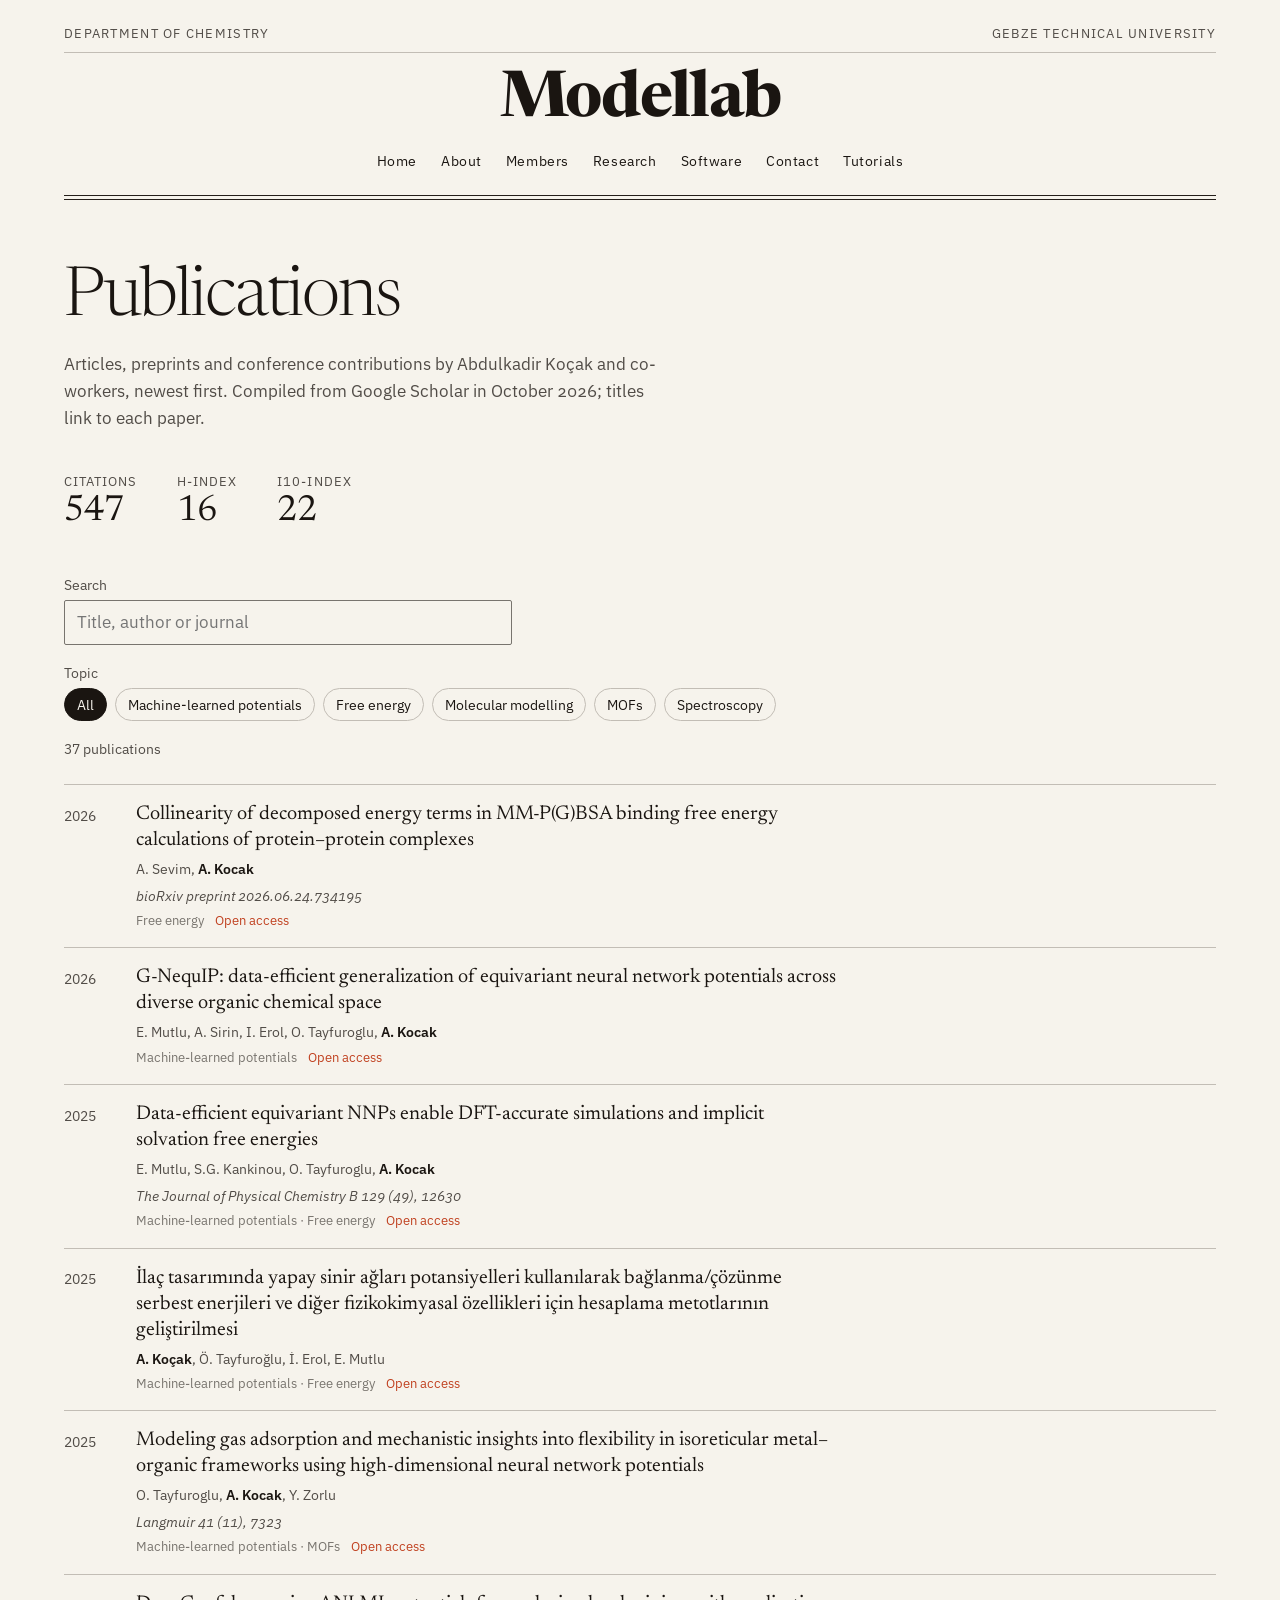
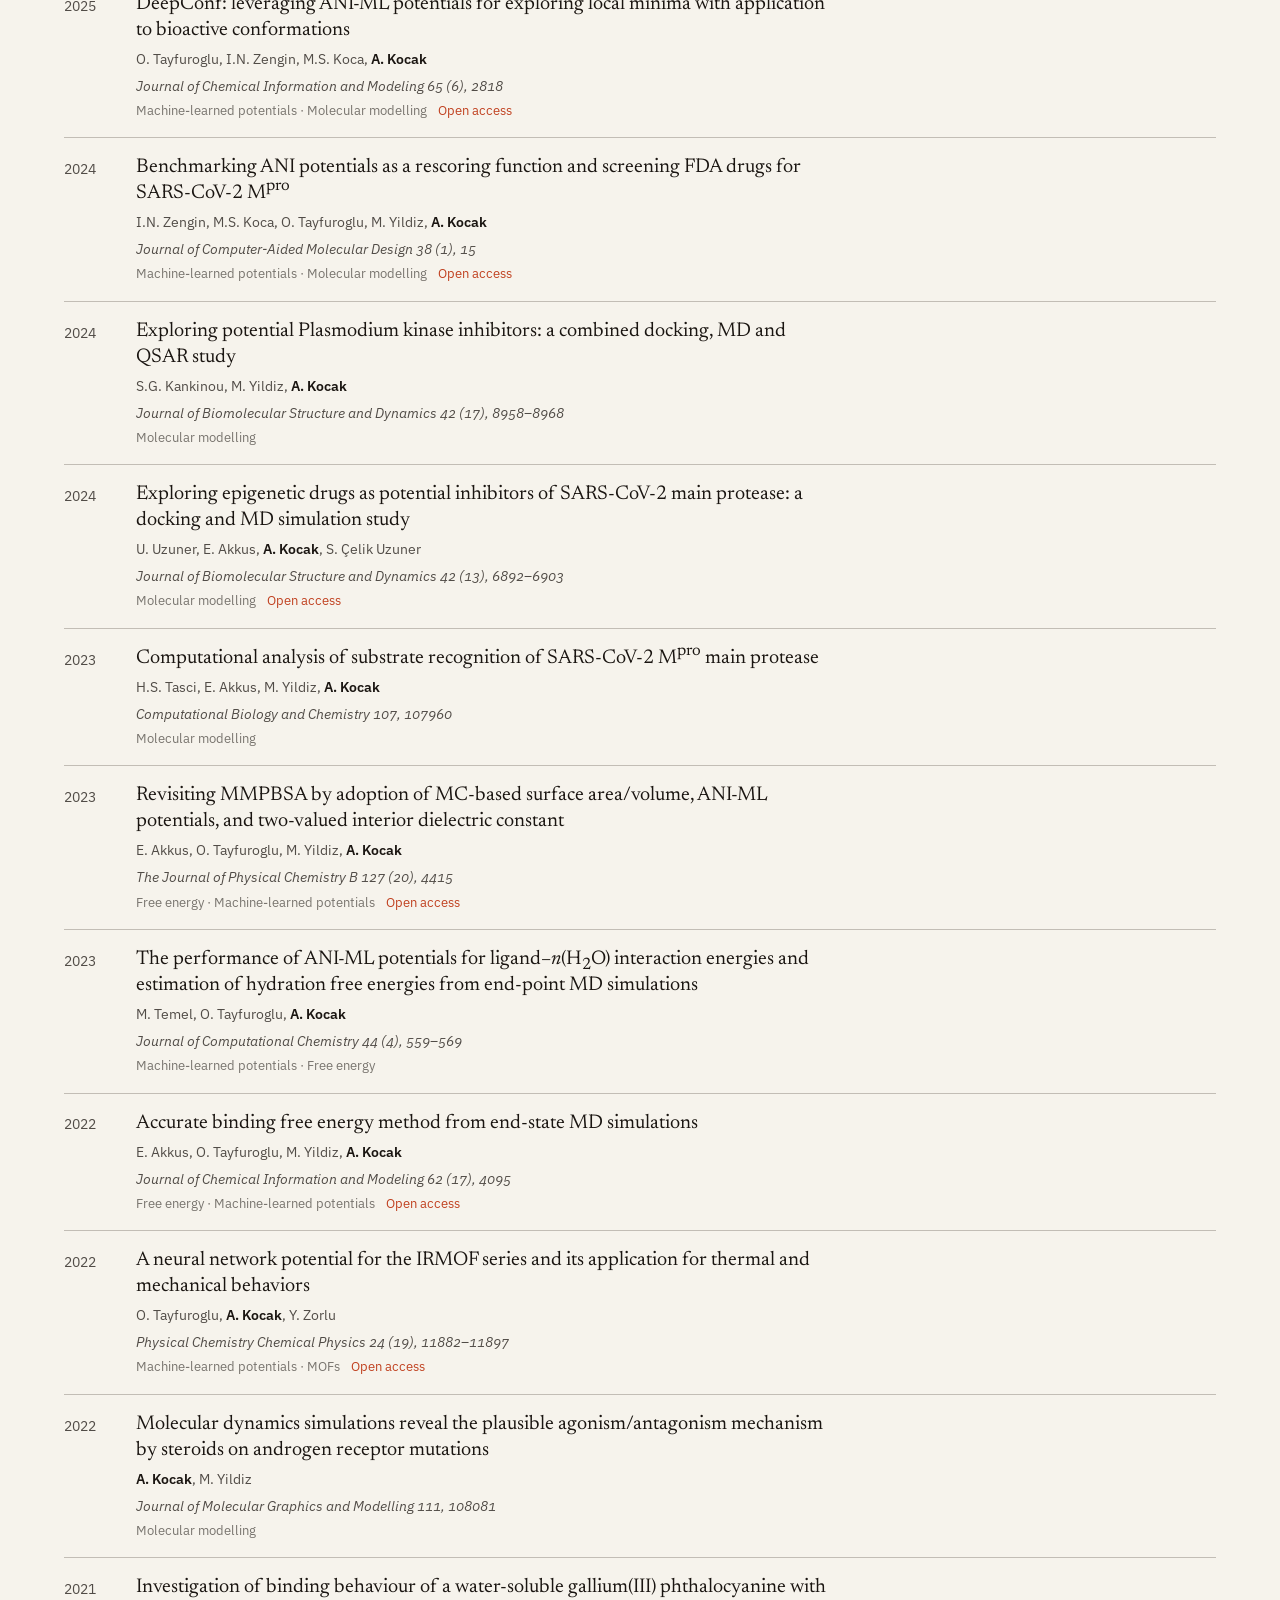
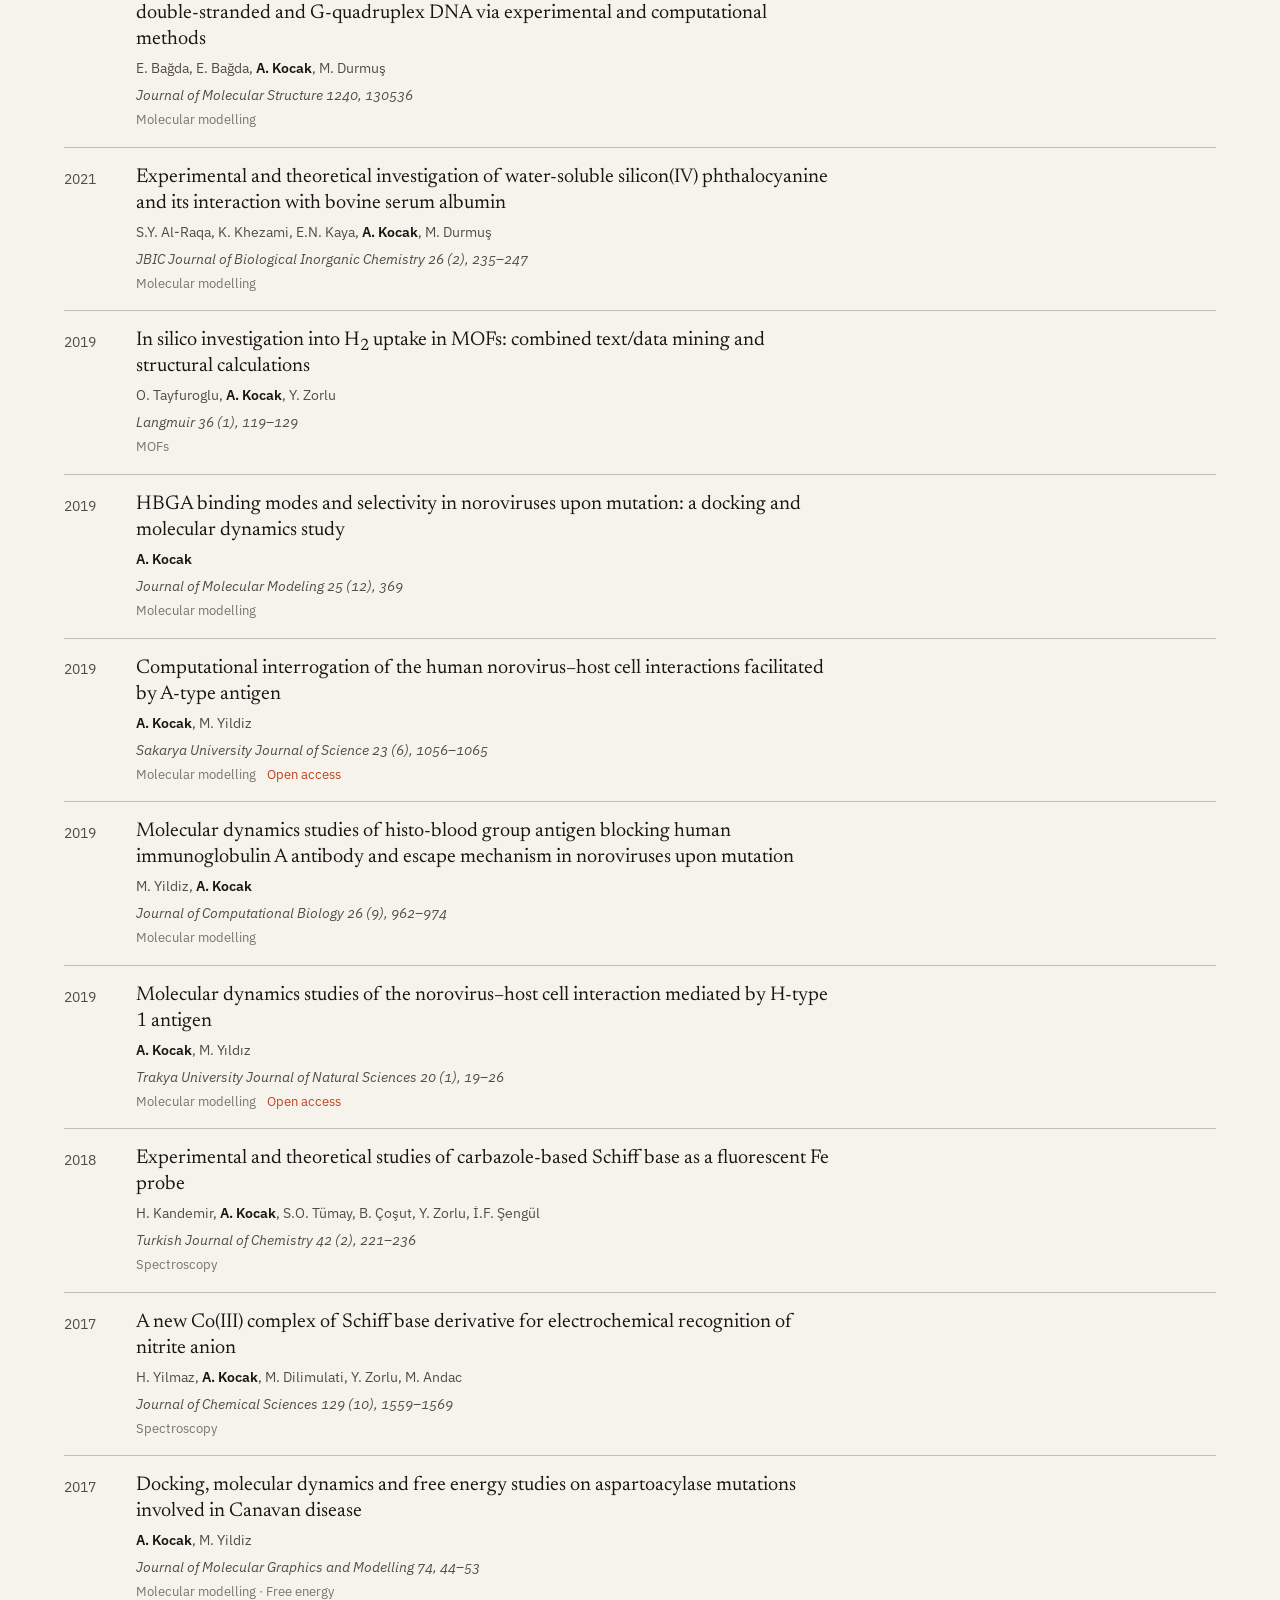
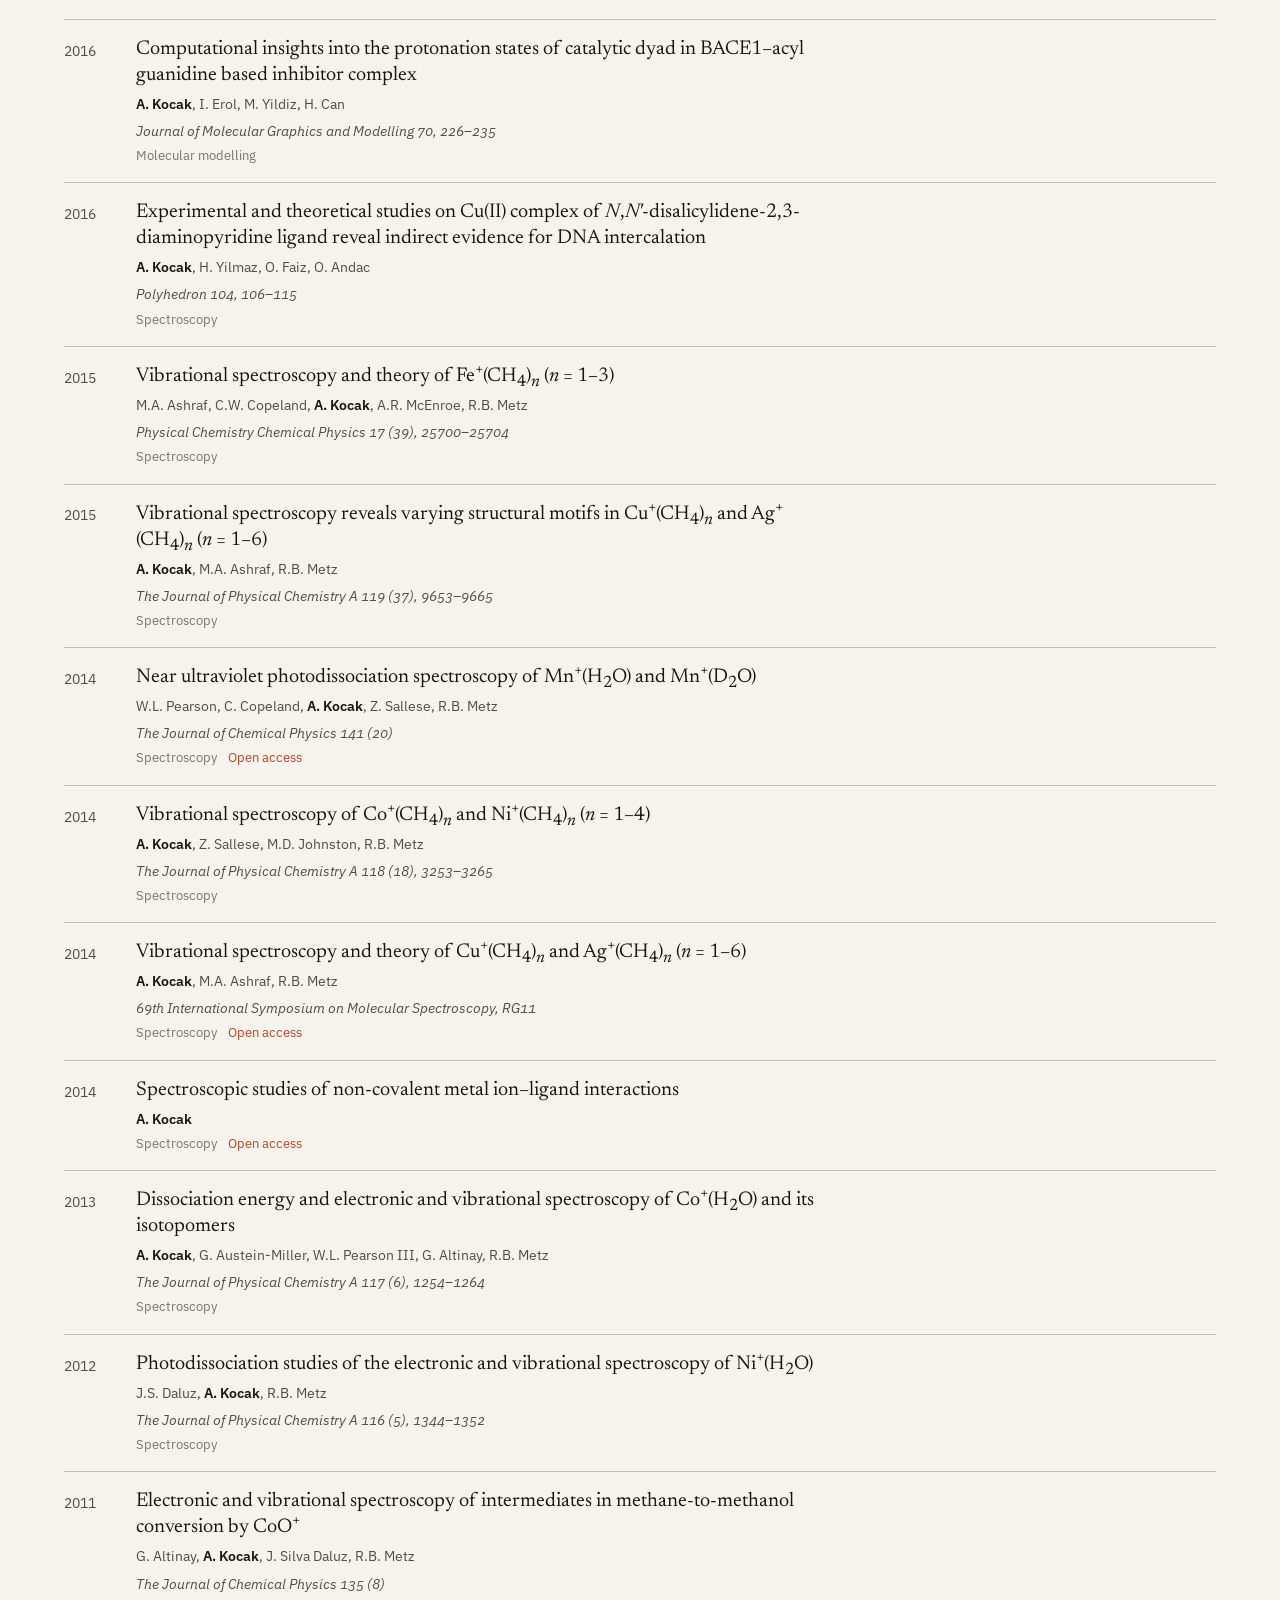
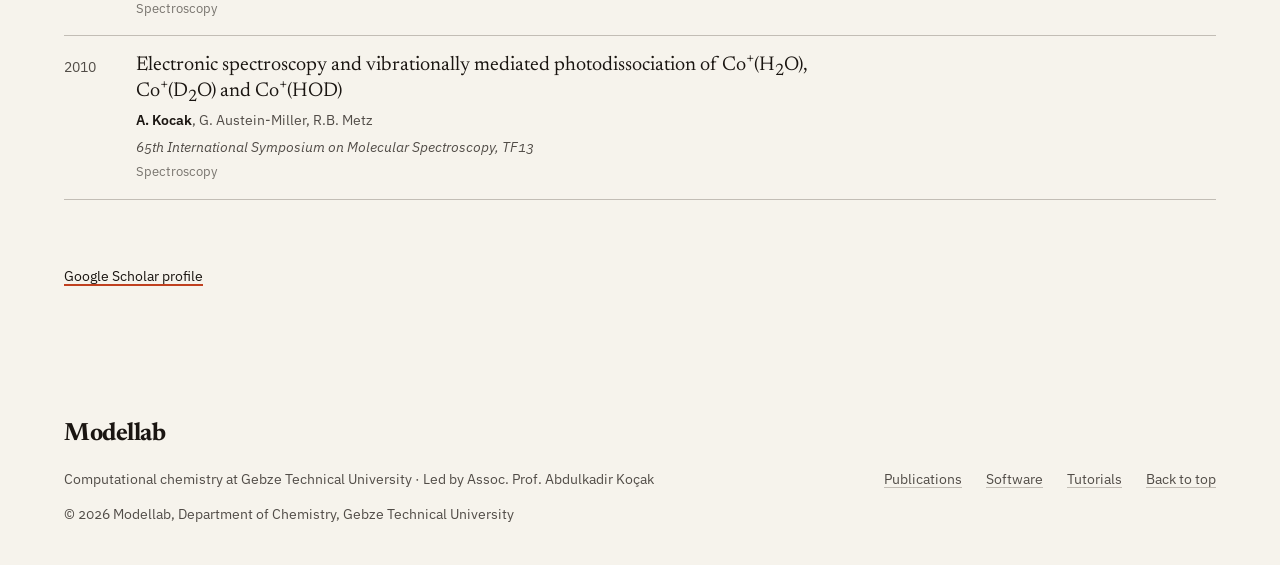
<file: publications.html>
<!doctype html>
<html lang="en">
<head>
  <meta charset="utf-8">
  <meta name="viewport" content="width=device-width, initial-scale=1">
  <meta name="robots" content="noindex, nofollow"><!-- preview only: remove at launch -->
  <title>Publications · Modellab</title>
  <meta name="description" content="Publications of Modellab and Assoc. Prof. Abdulkadir Koçak, Gebze Technical University.">
  <link rel="preconnect" href="https://fonts.googleapis.com">
  <link rel="preconnect" href="https://fonts.gstatic.com" crossorigin>
  <link rel="stylesheet" href="https://fonts.googleapis.com/css2?family=IBM+Plex+Sans:ital,wght@0,400;0,600;1,400&family=Newsreader:opsz,wght@6..72,300;6..72,400;6..72,500;6..72,700&display=swap">
  <link rel="stylesheet" href="css/site.css">
</head>
<body>
<a class="skip" href="#main">Skip to content</a>

<header class="mast wrap" id="top">
  <p class="mast-line"><span>Department of Chemistry</span><span>Gebze Technical University</span></p>
  <p class="mast-name"><a href="index.html">Modellab</a></p>
  <nav class="mast-nav" aria-label="Primary">
    <ul>
      <li><a href="index.html#home">Home</a></li>
      <li><a href="index.html#about">About</a></li>
      <li><a href="index.html#members">Members</a></li>
      <li><a href="index.html#research">Research</a></li>
      <li><a href="software.html">Software</a></li>
      <li><a href="index.html#contact">Contact</a></li>
      <li><a href="tutorials.html">Tutorials</a></li>
    </ul>
  </nav>
  <hr class="mast-rule" aria-hidden="true">
</header>

<main id="main" class="wrap">
  <section class="page-head" aria-labelledby="pubs-title">
    <h1 id="pubs-title">Publications</h1>
    <p>Articles, preprints and conference contributions by Abdulkadir Koçak and co-workers, newest first. Compiled from Google Scholar in October 2026; titles link to each paper.</p>
  </section>
  <dl class="stats" aria-label="Google Scholar metrics, October 2026">
    <div><dt>Citations</dt><dd>547</dd></div>
    <div><dt>h-index</dt><dd>16</dd></div>
    <div><dt>i10-index</dt><dd>22</dd></div>
  </dl>
  <form class="pub-filter" role="search" aria-label="Filter publications" onsubmit="return false">
    <label class="pub-search"><span>Search</span><input type="search" id="pub-q" placeholder="Title, author or journal" autocomplete="off"></label>
    <fieldset class="chips" id="pub-topics">
      <legend>Topic</legend>
      <button type="button" class="chip" aria-pressed="true" data-topic="">All</button>
      <button type="button" class="chip" aria-pressed="false" data-topic="ml">Machine-learned potentials</button>
      <button type="button" class="chip" aria-pressed="false" data-topic="free">Free energy</button>
      <button type="button" class="chip" aria-pressed="false" data-topic="model">Molecular modelling</button>
      <button type="button" class="chip" aria-pressed="false" data-topic="mof">MOFs</button>
      <button type="button" class="chip" aria-pressed="false" data-topic="spec">Spectroscopy</button>
    </fieldset>
    <p class="pub-count" id="pub-count" aria-live="polite"></p>
  </form>
  <ol class="pubs" reversed>
      <li class="pub" data-year="2026" data-topics="free"><span class="year">2026</span><div class="pub-body"><p class="title"><a href="https://doi.org/10.64898/2026.06.24.734195" rel="noopener">Collinearity of decomposed energy terms in MM-P(G)BSA binding free energy calculations of protein–protein complexes</a></p><p class="authors">A. Sevim, <b>A. Kocak</b></p><p class="venue">bioRxiv preprint 2026.06.24.734195</p><p class="pub-tags">Free energy <span class="oa">Open access</span></p></div></li>
      <li class="pub" data-year="2026" data-topics="ml"><span class="year">2026</span><div class="pub-body"><p class="title"><a href="https://doi.org/10.5281/zenodo.20690502" rel="noopener">G-NequIP: data-efficient generalization of equivariant neural network potentials across diverse organic chemical space</a></p><p class="authors">E. Mutlu, A. Sirin, I. Erol, O. Tayfuroglu, <b>A. Kocak</b></p><p class="pub-tags">Machine-learned potentials <span class="oa">Open access</span></p></div></li>
      <li class="pub" data-year="2025" data-topics="ml free"><span class="year">2025</span><div class="pub-body"><p class="title"><a href="https://doi.org/10.1021/acs.jpcb.5c05891" rel="noopener">Data-efficient equivariant NNPs enable DFT-accurate simulations and implicit solvation free energies</a></p><p class="authors">E. Mutlu, S.G. Kankinou, O. Tayfuroglu, <b>A. Kocak</b></p><p class="venue">The Journal of Physical Chemistry B 129 (49), 12630</p><p class="pub-tags">Machine-learned potentials · Free energy <span class="oa">Open access</span></p></div></li>
      <li class="pub" data-year="2025" data-topics="ml free"><span class="year">2025</span><div class="pub-body"><p class="title" lang="tr"><a href="https://doi.org/10.48623/aperta.286391" rel="noopener">İlaç tasarımında yapay sinir ağları potansiyelleri kullanılarak bağlanma/çözünme serbest enerjileri ve diğer fizikokimyasal özellikleri için hesaplama metotlarının geliştirilmesi</a></p><p class="authors"><b>A. Koçak</b>, Ö. Tayfuroğlu, İ. Erol, E. Mutlu</p><p class="pub-tags">Machine-learned potentials · Free energy <span class="oa">Open access</span></p></div></li>
      <li class="pub" data-year="2025" data-topics="ml mof"><span class="year">2025</span><div class="pub-body"><p class="title"><a href="https://doi.org/10.1021/acs.langmuir.4c04578" rel="noopener">Modeling gas adsorption and mechanistic insights into flexibility in isoreticular metal–organic frameworks using high-dimensional neural network potentials</a></p><p class="authors">O. Tayfuroglu, <b>A. Kocak</b>, Y. Zorlu</p><p class="venue">Langmuir 41 (11), 7323</p><p class="pub-tags">Machine-learned potentials · MOFs <span class="oa">Open access</span></p></div></li>
      <li class="pub" data-year="2025" data-topics="ml model"><span class="year">2025</span><div class="pub-body"><p class="title"><a href="https://doi.org/10.1021/acs.jcim.4c02053" rel="noopener">DeepConf: leveraging ANI-ML potentials for exploring local minima with application to bioactive conformations</a></p><p class="authors">O. Tayfuroglu, I.N. Zengin, M.S. Koca, <b>A. Kocak</b></p><p class="venue">Journal of Chemical Information and Modeling 65 (6), 2818</p><p class="pub-tags">Machine-learned potentials · Molecular modelling <span class="oa">Open access</span></p></div></li>
      <li class="pub" data-year="2024" data-topics="ml model"><span class="year">2024</span><div class="pub-body"><p class="title"><a href="https://doi.org/10.1007/s10822-024-00554-4" rel="noopener">Benchmarking ANI potentials as a rescoring function and screening FDA drugs for SARS-CoV-2 M<sup>pro</sup></a></p><p class="authors">I.N. Zengin, M.S. Koca, O. Tayfuroglu, M. Yildiz, <b>A. Kocak</b></p><p class="venue">Journal of Computer-Aided Molecular Design 38 (1), 15</p><p class="pub-tags">Machine-learned potentials · Molecular modelling <span class="oa">Open access</span></p></div></li>
      <li class="pub" data-year="2024" data-topics="model"><span class="year">2024</span><div class="pub-body"><p class="title"><a href="https://doi.org/10.1080/07391102.2023.2249111" rel="noopener">Exploring potential Plasmodium kinase inhibitors: a combined docking, MD and QSAR study</a></p><p class="authors">S.G. Kankinou, M. Yildiz, <b>A. Kocak</b></p><p class="venue">Journal of Biomolecular Structure and Dynamics 42 (17), 8958–8968</p><p class="pub-tags">Molecular modelling</p></div></li>
      <li class="pub" data-year="2024" data-topics="model"><span class="year">2024</span><div class="pub-body"><p class="title"><a href="https://doi.org/10.1080/07391102.2023.2236714" rel="noopener">Exploring epigenetic drugs as potential inhibitors of SARS-CoV-2 main protease: a docking and MD simulation study</a></p><p class="authors">U. Uzuner, E. Akkus, <b>A. Kocak</b>, S. Çelik Uzuner</p><p class="venue">Journal of Biomolecular Structure and Dynamics 42 (13), 6892–6903</p><p class="pub-tags">Molecular modelling <span class="oa">Open access</span></p></div></li>
      <li class="pub" data-year="2023" data-topics="model"><span class="year">2023</span><div class="pub-body"><p class="title"><a href="https://doi.org/10.1016/j.compbiolchem.2023.107960" rel="noopener">Computational analysis of substrate recognition of SARS-CoV-2 M<sup>pro</sup> main protease</a></p><p class="authors">H.S. Tasci, E. Akkus, M. Yildiz, <b>A. Kocak</b></p><p class="venue">Computational Biology and Chemistry 107, 107960</p><p class="pub-tags">Molecular modelling</p></div></li>
      <li class="pub" data-year="2023" data-topics="free ml"><span class="year">2023</span><div class="pub-body"><p class="title"><a href="https://doi.org/10.1021/acs.jpcb.3c00834" rel="noopener">Revisiting MMPBSA by adoption of MC-based surface area/volume, ANI-ML potentials, and two-valued interior dielectric constant</a></p><p class="authors">E. Akkus, O. Tayfuroglu, M. Yildiz, <b>A. Kocak</b></p><p class="venue">The Journal of Physical Chemistry B 127 (20), 4415</p><p class="pub-tags">Free energy · Machine-learned potentials <span class="oa">Open access</span></p></div></li>
      <li class="pub" data-year="2023" data-topics="ml free"><span class="year">2023</span><div class="pub-body"><p class="title"><a href="https://doi.org/10.1002/jcc.27022" rel="noopener">The performance of ANI-ML potentials for ligand–<i>n</i>(H<sub>2</sub>O) interaction energies and estimation of hydration free energies from end-point MD simulations</a></p><p class="authors">M. Temel, O. Tayfuroglu, <b>A. Kocak</b></p><p class="venue">Journal of Computational Chemistry 44 (4), 559–569</p><p class="pub-tags">Machine-learned potentials · Free energy</p></div></li>
      <li class="pub" data-year="2022" data-topics="free ml"><span class="year">2022</span><div class="pub-body"><p class="title"><a href="https://doi.org/10.1021/acs.jcim.2c00601" rel="noopener">Accurate binding free energy method from end-state MD simulations</a></p><p class="authors">E. Akkus, O. Tayfuroglu, M. Yildiz, <b>A. Kocak</b></p><p class="venue">Journal of Chemical Information and Modeling 62 (17), 4095</p><p class="pub-tags">Free energy · Machine-learned potentials <span class="oa">Open access</span></p></div></li>
      <li class="pub" data-year="2022" data-topics="ml mof"><span class="year">2022</span><div class="pub-body"><p class="title"><a href="https://doi.org/10.1039/d1cp05973d" rel="noopener">A neural network potential for the IRMOF series and its application for thermal and mechanical behaviors</a></p><p class="authors">O. Tayfuroglu, <b>A. Kocak</b>, Y. Zorlu</p><p class="venue">Physical Chemistry Chemical Physics 24 (19), 11882–11897</p><p class="pub-tags">Machine-learned potentials · MOFs <span class="oa">Open access</span></p></div></li>
      <li class="pub" data-year="2022" data-topics="model"><span class="year">2022</span><div class="pub-body"><p class="title"><a href="https://doi.org/10.1016/j.jmgm.2021.108081" rel="noopener">Molecular dynamics simulations reveal the plausible agonism/antagonism mechanism by steroids on androgen receptor mutations</a></p><p class="authors"><b>A. Kocak</b>, M. Yildiz</p><p class="venue">Journal of Molecular Graphics and Modelling 111, 108081</p><p class="pub-tags">Molecular modelling</p></div></li>
      <li class="pub" data-year="2021" data-topics="model"><span class="year">2021</span><div class="pub-body"><p class="title"><a href="https://doi.org/10.1016/j.molstruc.2021.130536" rel="noopener">Investigation of binding behaviour of a water-soluble gallium(III) phthalocyanine with double-stranded and G-quadruplex DNA via experimental and computational methods</a></p><p class="authors">E. Bağda, E. Bağda, <b>A. Kocak</b>, M. Durmuş</p><p class="venue">Journal of Molecular Structure 1240, 130536</p><p class="pub-tags">Molecular modelling</p></div></li>
      <li class="pub" data-year="2021" data-topics="model"><span class="year">2021</span><div class="pub-body"><p class="title"><a href="https://doi.org/10.1007/s00775-021-01848-w" rel="noopener">Experimental and theoretical investigation of water-soluble silicon(IV) phthalocyanine and its interaction with bovine serum albumin</a></p><p class="authors">S.Y. Al-Raqa, K. Khezami, E.N. Kaya, <b>A. Kocak</b>, M. Durmuş</p><p class="venue">JBIC Journal of Biological Inorganic Chemistry 26 (2), 235–247</p><p class="pub-tags">Molecular modelling</p></div></li>
      <li class="pub" data-year="2019" data-topics="mof"><span class="year">2019</span><div class="pub-body"><p class="title"><a href="https://doi.org/10.1021/acs.langmuir.9b03618" rel="noopener">In silico investigation into H<sub>2</sub> uptake in MOFs: combined text/data mining and structural calculations</a></p><p class="authors">O. Tayfuroglu, <b>A. Kocak</b>, Y. Zorlu</p><p class="venue">Langmuir 36 (1), 119–129</p><p class="pub-tags">MOFs</p></div></li>
      <li class="pub" data-year="2019" data-topics="model"><span class="year">2019</span><div class="pub-body"><p class="title"><a href="https://doi.org/10.1007/s00894-019-4261-7" rel="noopener">HBGA binding modes and selectivity in noroviruses upon mutation: a docking and molecular dynamics study</a></p><p class="authors"><b>A. Kocak</b></p><p class="venue">Journal of Molecular Modeling 25 (12), 369</p><p class="pub-tags">Molecular modelling</p></div></li>
      <li class="pub" data-year="2019" data-topics="model"><span class="year">2019</span><div class="pub-body"><p class="title"><a href="https://doi.org/10.16984/saufenbilder.525430" rel="noopener">Computational interrogation of the human norovirus–host cell interactions facilitated by A-type antigen</a></p><p class="authors"><b>A. Kocak</b>, M. Yildiz</p><p class="venue">Sakarya University Journal of Science 23 (6), 1056–1065</p><p class="pub-tags">Molecular modelling <span class="oa">Open access</span></p></div></li>
      <li class="pub" data-year="2019" data-topics="model"><span class="year">2019</span><div class="pub-body"><p class="title"><a href="https://doi.org/10.1089/cmb.2018.0163" rel="noopener">Molecular dynamics studies of histo-blood group antigen blocking human immunoglobulin A antibody and escape mechanism in noroviruses upon mutation</a></p><p class="authors">M. Yildiz, <b>A. Kocak</b></p><p class="venue">Journal of Computational Biology 26 (9), 962–974</p><p class="pub-tags">Molecular modelling</p></div></li>
      <li class="pub" data-year="2019" data-topics="model"><span class="year">2019</span><div class="pub-body"><p class="title"><a href="https://doi.org/10.23902/trkjnat.508120" rel="noopener">Molecular dynamics studies of the norovirus–host cell interaction mediated by H-type 1 antigen</a></p><p class="authors"><b>A. Kocak</b>, M. Yıldız</p><p class="venue">Trakya University Journal of Natural Sciences 20 (1), 19–26</p><p class="pub-tags">Molecular modelling <span class="oa">Open access</span></p></div></li>
      <li class="pub" data-year="2018" data-topics="spec"><span class="year">2018</span><div class="pub-body"><p class="title"><a href="https://scholar.google.com/scholar?q=%22Experimental+and+theoretical+studies+of+carbazole-based+Schiff+base+as+a+fluorescent+Fe+probe%22" rel="noopener">Experimental and theoretical studies of carbazole-based Schiff base as a fluorescent Fe probe</a></p><p class="authors">H. Kandemir, <b>A. Kocak</b>, S.O. Tümay, B. Çoşut, Y. Zorlu, İ.F. Şengül</p><p class="venue">Turkish Journal of Chemistry 42 (2), 221–236</p><p class="pub-tags">Spectroscopy</p></div></li>
      <li class="pub" data-year="2017" data-topics="spec"><span class="year">2017</span><div class="pub-body"><p class="title"><a href="https://doi.org/10.1007/s12039-017-1363-6" rel="noopener">A new Co(III) complex of Schiff base derivative for electrochemical recognition of nitrite anion</a></p><p class="authors">H. Yilmaz, <b>A. Kocak</b>, M. Dilimulati, Y. Zorlu, M. Andac</p><p class="venue">Journal of Chemical Sciences 129 (10), 1559–1569</p><p class="pub-tags">Spectroscopy</p></div></li>
      <li class="pub" data-year="2017" data-topics="model free"><span class="year">2017</span><div class="pub-body"><p class="title"><a href="https://doi.org/10.1016/j.jmgm.2017.03.011" rel="noopener">Docking, molecular dynamics and free energy studies on aspartoacylase mutations involved in Canavan disease</a></p><p class="authors"><b>A. Kocak</b>, M. Yildiz</p><p class="venue">Journal of Molecular Graphics and Modelling 74, 44–53</p><p class="pub-tags">Molecular modelling · Free energy</p></div></li>
      <li class="pub" data-year="2016" data-topics="model"><span class="year">2016</span><div class="pub-body"><p class="title"><a href="https://doi.org/10.1016/j.jmgm.2016.10.013" rel="noopener">Computational insights into the protonation states of catalytic dyad in BACE1–acyl guanidine based inhibitor complex</a></p><p class="authors"><b>A. Kocak</b>, I. Erol, M. Yildiz, H. Can</p><p class="venue">Journal of Molecular Graphics and Modelling 70, 226–235</p><p class="pub-tags">Molecular modelling</p></div></li>
      <li class="pub" data-year="2016" data-topics="spec"><span class="year">2016</span><div class="pub-body"><p class="title"><a href="https://scholar.google.com/scholar?q=%22Experimental+and+theoretical+studies+on+Cu%28II%29+complex+of+N%2CN%E2%80%B2-disalicylidene-2%2C3-diaminopyridine+ligand+reveal+indirect+evidence+for+DNA+intercalation%22" rel="noopener">Experimental and theoretical studies on Cu(II) complex of <i>N</i>,<i>N</i>′-disalicylidene-2,3-diaminopyridine ligand reveal indirect evidence for DNA intercalation</a></p><p class="authors"><b>A. Kocak</b>, H. Yilmaz, O. Faiz, O. Andac</p><p class="venue">Polyhedron 104, 106–115</p><p class="pub-tags">Spectroscopy</p></div></li>
      <li class="pub" data-year="2015" data-topics="spec"><span class="year">2015</span><div class="pub-body"><p class="title"><a href="https://scholar.google.com/scholar?q=%22Vibrational+spectroscopy+and+theory+of+Fe%2B%28CH4%29n+%28n+%3D+1%E2%80%933%29%22" rel="noopener">Vibrational spectroscopy and theory of Fe<sup>+</sup>(CH<sub>4</sub>)<sub><i>n</i></sub> (<i>n</i> = 1–3)</a></p><p class="authors">M.A. Ashraf, C.W. Copeland, <b>A. Kocak</b>, A.R. McEnroe, R.B. Metz</p><p class="venue">Physical Chemistry Chemical Physics 17 (39), 25700–25704</p><p class="pub-tags">Spectroscopy</p></div></li>
      <li class="pub" data-year="2015" data-topics="spec"><span class="year">2015</span><div class="pub-body"><p class="title"><a href="https://doi.org/10.1021/acs.jpca.5b07079" rel="noopener">Vibrational spectroscopy reveals varying structural motifs in Cu<sup>+</sup>(CH<sub>4</sub>)<sub><i>n</i></sub> and Ag<sup>+</sup>(CH<sub>4</sub>)<sub><i>n</i></sub> (<i>n</i> = 1–6)</a></p><p class="authors"><b>A. Kocak</b>, M.A. Ashraf, R.B. Metz</p><p class="venue">The Journal of Physical Chemistry A 119 (37), 9653–9665</p><p class="pub-tags">Spectroscopy</p></div></li>
      <li class="pub" data-year="2014" data-topics="spec"><span class="year">2014</span><div class="pub-body"><p class="title"><a href="https://doi.org/10.1063/1.4901982" rel="noopener">Near ultraviolet photodissociation spectroscopy of Mn<sup>+</sup>(H<sub>2</sub>O) and Mn<sup>+</sup>(D<sub>2</sub>O)</a></p><p class="authors">W.L. Pearson, C. Copeland, <b>A. Kocak</b>, Z. Sallese, R.B. Metz</p><p class="venue">The Journal of Chemical Physics 141 (20)</p><p class="pub-tags">Spectroscopy <span class="oa">Open access</span></p></div></li>
      <li class="pub" data-year="2014" data-topics="spec"><span class="year">2014</span><div class="pub-body"><p class="title"><a href="https://doi.org/10.1021/jp500617n" rel="noopener">Vibrational spectroscopy of Co<sup>+</sup>(CH<sub>4</sub>)<sub><i>n</i></sub> and Ni<sup>+</sup>(CH<sub>4</sub>)<sub><i>n</i></sub> (<i>n</i> = 1–4)</a></p><p class="authors"><b>A. Kocak</b>, Z. Sallese, M.D. Johnston, R.B. Metz</p><p class="venue">The Journal of Physical Chemistry A 118 (18), 3253–3265</p><p class="pub-tags">Spectroscopy</p></div></li>
      <li class="pub" data-year="2014" data-topics="spec"><span class="year">2014</span><div class="pub-body"><p class="title"><a href="https://doi.org/10.15278/isms.2014.rg11" rel="noopener">Vibrational spectroscopy and theory of Cu<sup>+</sup>(CH<sub>4</sub>)<sub><i>n</i></sub> and Ag<sup>+</sup>(CH<sub>4</sub>)<sub><i>n</i></sub> (<i>n</i> = 1–6)</a></p><p class="authors"><b>A. Kocak</b>, M.A. Ashraf, R.B. Metz</p><p class="venue">69th International Symposium on Molecular Spectroscopy, RG11</p><p class="pub-tags">Spectroscopy <span class="oa">Open access</span></p></div></li>
      <li class="pub" data-year="2014" data-topics="spec"><span class="year">2014</span><div class="pub-body"><p class="title"><a href="https://doi.org/10.7275/5qkf-cv84" rel="noopener">Spectroscopic studies of non-covalent metal ion–ligand interactions</a></p><p class="authors"><b>A. Kocak</b></p><p class="pub-tags">Spectroscopy <span class="oa">Open access</span></p></div></li>
      <li class="pub" data-year="2013" data-topics="spec"><span class="year">2013</span><div class="pub-body"><p class="title"><a href="https://doi.org/10.1021/jp305673t" rel="noopener">Dissociation energy and electronic and vibrational spectroscopy of Co<sup>+</sup>(H<sub>2</sub>O) and its isotopomers</a></p><p class="authors"><b>A. Kocak</b>, G. Austein-Miller, W.L. Pearson III, G. Altinay, R.B. Metz</p><p class="venue">The Journal of Physical Chemistry A 117 (6), 1254–1264</p><p class="pub-tags">Spectroscopy</p></div></li>
      <li class="pub" data-year="2012" data-topics="spec"><span class="year">2012</span><div class="pub-body"><p class="title"><a href="https://doi.org/10.1021/jp211220v" rel="noopener">Photodissociation studies of the electronic and vibrational spectroscopy of Ni<sup>+</sup>(H<sub>2</sub>O)</a></p><p class="authors">J.S. Daluz, <b>A. Kocak</b>, R.B. Metz</p><p class="venue">The Journal of Physical Chemistry A 116 (5), 1344–1352</p><p class="pub-tags">Spectroscopy</p></div></li>
      <li class="pub" data-year="2011" data-topics="spec"><span class="year">2011</span><div class="pub-body"><p class="title"><a href="https://doi.org/10.1063/1.3626412" rel="noopener">Electronic and vibrational spectroscopy of intermediates in methane-to-methanol conversion by CoO<sup>+</sup></a></p><p class="authors">G. Altinay, <b>A. Kocak</b>, J. Silva Daluz, R.B. Metz</p><p class="venue">The Journal of Chemical Physics 135 (8)</p><p class="pub-tags">Spectroscopy</p></div></li>
      <li class="pub" data-year="2010" data-topics="spec"><span class="year">2010</span><div class="pub-body"><p class="title"><a href="https://scholar.google.com/scholar?q=%22Electronic+spectroscopy+and+vibrationally+mediated+photodissociation+of+Co%2B%28H2O%29%2C+Co%2B%28D2O%29+and+Co%2B%28HOD%29%22" rel="noopener">Electronic spectroscopy and vibrationally mediated photodissociation of Co<sup>+</sup>(H<sub>2</sub>O), Co<sup>+</sup>(D<sub>2</sub>O) and Co<sup>+</sup>(HOD)</a></p><p class="authors"><b>A. Kocak</b>, G. Austein-Miller, R.B. Metz</p><p class="venue">65th International Symposium on Molecular Spectroscopy, TF13</p><p class="pub-tags">Spectroscopy</p></div></li>
  </ol>
  <p class="more section--tight"><a class="primary" href="https://scholar.google.com/citations?user=YHZsumgAAAAJ&amp;hl=en" rel="noopener">Google Scholar profile</a></p>
</main>

<footer class="wrap">
  <div class="foot">
    <p class="wordmark">Modellab</p>
    <div class="row">
      <p>Computational chemistry at Gebze Technical University · Led by Assoc. Prof. Abdulkadir Koçak</p>
      <p class="links"><a href="publications.html">Publications</a><a href="software.html">Software</a><a href="tutorials.html">Tutorials</a><a href="#top">Back to top</a></p>
    </div>
    <p class="row">© 2026 Modellab, Department of Chemistry, Gebze Technical University</p>
  </div>
</footer>
<script src="js/publications.js" defer></script>
</body>
</html>
</file>
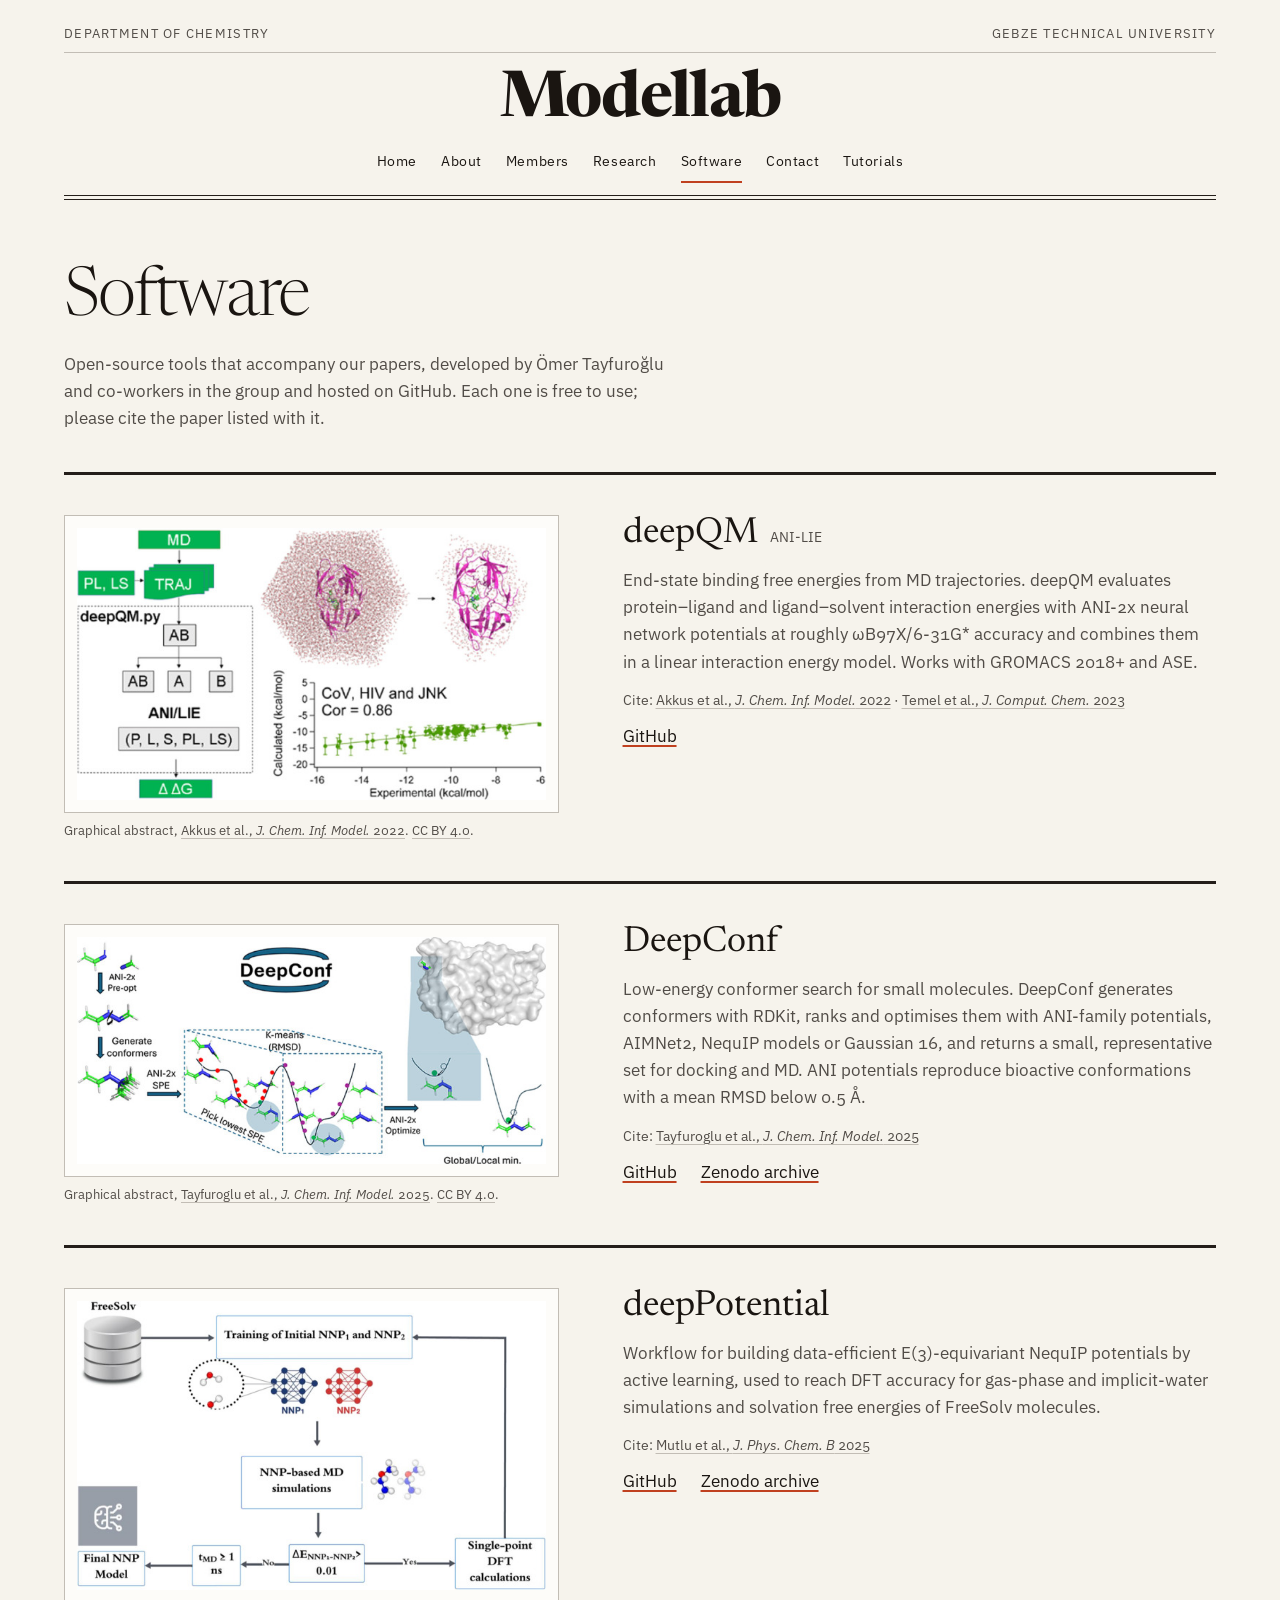
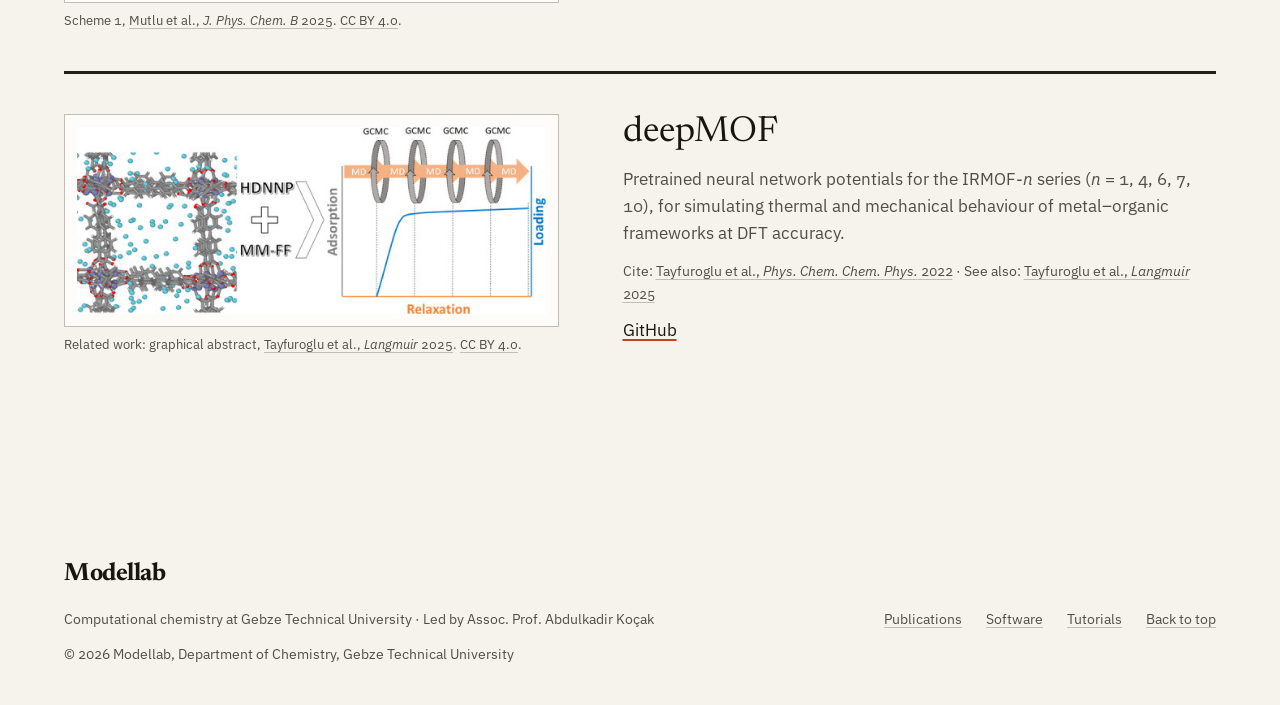
<file: software.html>
<!doctype html>
<html lang="en">
<head>
  <meta charset="utf-8">
  <meta name="viewport" content="width=device-width, initial-scale=1">
  <meta name="robots" content="noindex, nofollow"><!-- preview only: remove at launch -->
  <title>Software · Modellab</title>
  <meta name="description" content="Open-source software from Modellab, Gebze Technical University: ANI-based free energies, conformer search and neural network potentials.">
  <link rel="preconnect" href="https://fonts.googleapis.com">
  <link rel="preconnect" href="https://fonts.gstatic.com" crossorigin>
  <link rel="stylesheet" href="https://fonts.googleapis.com/css2?family=IBM+Plex+Sans:ital,wght@0,400;0,600;1,400&family=Newsreader:opsz,wght@6..72,300;6..72,400;6..72,500;6..72,700&display=swap">
  <link rel="stylesheet" href="css/site.css">
</head>
<body>
<a class="skip" href="#main">Skip to content</a>

<header class="mast wrap" id="top">
  <p class="mast-line"><span>Department of Chemistry</span><span>Gebze Technical University</span></p>
  <p class="mast-name"><a href="index.html">Modellab</a></p>
  <nav class="mast-nav" aria-label="Primary">
    <ul>
      <li><a href="index.html#home">Home</a></li>
      <li><a href="index.html#about">About</a></li>
      <li><a href="index.html#members">Members</a></li>
      <li><a href="index.html#research">Research</a></li>
      <li><a href="software.html" aria-current="page">Software</a></li>
      <li><a href="index.html#contact">Contact</a></li>
      <li><a href="tutorials.html">Tutorials</a></li>
    </ul>
  </nav>
  <hr class="mast-rule" aria-hidden="true">
</header>

<main id="main" class="wrap">
  <section class="page-head" aria-labelledby="sw-title">
    <h1 id="sw-title">Software</h1>
    <p>Open-source tools that accompany our papers, developed by Ömer Tayfuroğlu and co-workers in the group and hosted on GitHub. Each one is free to use; please cite the paper listed with it.</p>
  </section>
  <ol class="software">
    <li class="tool-entry">
      <figure class="focus-fig tool-fig"><img src="assets/figures/deepqm-ani-lie-jcim2022.jpg" alt="deepQM workflow: MD trajectories split into protein and ligand groups, ANI/LIE energies, and calculated versus experimental binding free energies with correlation 0.86" loading="lazy" width="643" height="372"><figcaption>Graphical abstract, <a href="https://doi.org/10.1021/acs.jcim.2c00601" rel="noopener">Akkus et al., <i>J. Chem. Inf. Model.</i> 2022</a>. <a href="https://creativecommons.org/licenses/by/4.0/" rel="license noopener">CC BY 4.0</a>.</figcaption></figure>
      <div class="tool-body">
        <h2>deepQM <span class="tool-alias">ANI-LIE</span></h2>
        <p>End-state binding free energies from MD trajectories. deepQM evaluates protein–ligand and ligand–solvent interaction energies with ANI-2x neural network potentials at roughly ωB97X/6-31G* accuracy and combines them in a linear interaction energy model. Works with GROMACS 2018+ and ASE.</p>
        <p class="tool-cite">Cite: <a href="https://doi.org/10.1021/acs.jcim.2c00601" rel="noopener">Akkus et al., <i>J. Chem. Inf. Model.</i> 2022</a> · <a href="https://doi.org/10.1002/jcc.27022" rel="noopener">Temel et al., <i>J. Comput. Chem.</i> 2023</a></p>
        <p class="tool-links"><a href="https://github.com/otayfuroglu/deepQM" rel="noopener">GitHub</a></p>
      </div>
    </li>
    <li class="tool-entry">
      <figure class="focus-fig tool-fig"><img src="assets/figures/deepconf-jcim2025.jpg" alt="DeepConf workflow: ANI-2x pre-optimisation, conformer generation, single-point energies, k-means clustering by RMSD and ANI-2x optimisation to global and local minima" loading="lazy" width="664" height="321"><figcaption>Graphical abstract, <a href="https://doi.org/10.1021/acs.jcim.4c02053" rel="noopener">Tayfuroglu et al., <i>J. Chem. Inf. Model.</i> 2025</a>. <a href="https://creativecommons.org/licenses/by/4.0/" rel="license noopener">CC BY 4.0</a>.</figcaption></figure>
      <div class="tool-body">
        <h2>DeepConf</h2>
        <p>Low-energy conformer search for small molecules. DeepConf generates conformers with RDKit, ranks and optimises them with ANI-family potentials, AIMNet2, NequIP models or Gaussian 16, and returns a small, representative set for docking and MD. ANI potentials reproduce bioactive conformations with a mean RMSD below 0.5 Å.</p>
        <p class="tool-cite">Cite: <a href="https://doi.org/10.1021/acs.jcim.4c02053" rel="noopener">Tayfuroglu et al., <i>J. Chem. Inf. Model.</i> 2025</a></p>
        <p class="tool-links"><a href="https://github.com/otayfuroglu/DeepConf" rel="noopener">GitHub</a><a href="https://doi.org/10.5281/zenodo.14908196" rel="noopener">Zenodo archive</a></p>
      </div>
    </li>
    <li class="tool-entry">
      <figure class="focus-fig tool-fig"><img src="assets/figures/nnp-workflow-jpcb2025.jpg" alt="deepPotential workflow: train two initial NequIP potentials on FreeSolv data, run NNP-based MD, compare the two models’ energies, send uncertain frames to single-point DFT and retrain until the MD runs for at least 1 ns" loading="lazy" width="646" height="398"><figcaption>Scheme 1, <a href="https://doi.org/10.1021/acs.jpcb.5c05891" rel="noopener">Mutlu et al., <i>J. Phys. Chem. B</i> 2025</a>. <a href="https://creativecommons.org/licenses/by/4.0/" rel="license noopener">CC BY 4.0</a>.</figcaption></figure>
      <div class="tool-body">
        <h2>deepPotential</h2>
        <p>Workflow for building data-efficient E(3)-equivariant NequIP potentials by active learning, used to reach DFT accuracy for gas-phase and implicit-water simulations and solvation free energies of FreeSolv molecules.</p>
        <p class="tool-cite">Cite: <a href="https://doi.org/10.1021/acs.jpcb.5c05891" rel="noopener">Mutlu et al., <i>J. Phys. Chem. B</i> 2025</a></p>
        <p class="tool-links"><a href="https://github.com/otayfuroglu/deepPotential" rel="noopener">GitHub</a><a href="https://doi.org/10.5281/zenodo.16894903" rel="noopener">Zenodo archive</a></p>
      </div>
    </li>
    <li class="tool-entry">
      <figure class="focus-fig tool-fig"><img src="assets/figures/irmof-hdnnp-langmuir2025.jpg" alt="IRMOF framework with adsorbed gas molecules, combining a neural network potential with a force field, and an adsorption–relaxation scheme alternating MD and GCMC steps" loading="lazy" width="578" height="230"><figcaption>Related work: graphical abstract, <a href="https://doi.org/10.1021/acs.langmuir.4c04578" rel="noopener">Tayfuroglu et al., <i>Langmuir</i> 2025</a>. <a href="https://creativecommons.org/licenses/by/4.0/" rel="license noopener">CC BY 4.0</a>.</figcaption></figure>
      <div class="tool-body">
        <h2>deepMOF</h2>
        <p>Pretrained neural network potentials for the IRMOF-<i>n</i> series (<i>n</i> = 1, 4, 6, 7, 10), for simulating thermal and mechanical behaviour of metal–organic frameworks at DFT accuracy.</p>
        <p class="tool-cite">Cite: <a href="https://doi.org/10.1039/d1cp05973d" rel="noopener">Tayfuroglu et al., <i>Phys. Chem. Chem. Phys.</i> 2022</a> · See also: <a href="https://doi.org/10.1021/acs.langmuir.4c04578" rel="noopener">Tayfuroglu et al., <i>Langmuir</i> 2025</a></p>
        <p class="tool-links"><a href="https://github.com/otayfuroglu/deepMOF" rel="noopener">GitHub</a></p>
      </div>
    </li>
  </ol>
</main>

<footer class="wrap">
  <div class="foot">
    <p class="wordmark">Modellab</p>
    <div class="row">
      <p>Computational chemistry at Gebze Technical University · Led by Assoc. Prof. Abdulkadir Koçak</p>
      <p class="links"><a href="publications.html">Publications</a><a href="software.html">Software</a><a href="tutorials.html">Tutorials</a><a href="#top">Back to top</a></p>
    </div>
    <p class="row">© 2026 Modellab, Department of Chemistry, Gebze Technical University</p>
  </div>
</footer>
</body>
</html>
</file>
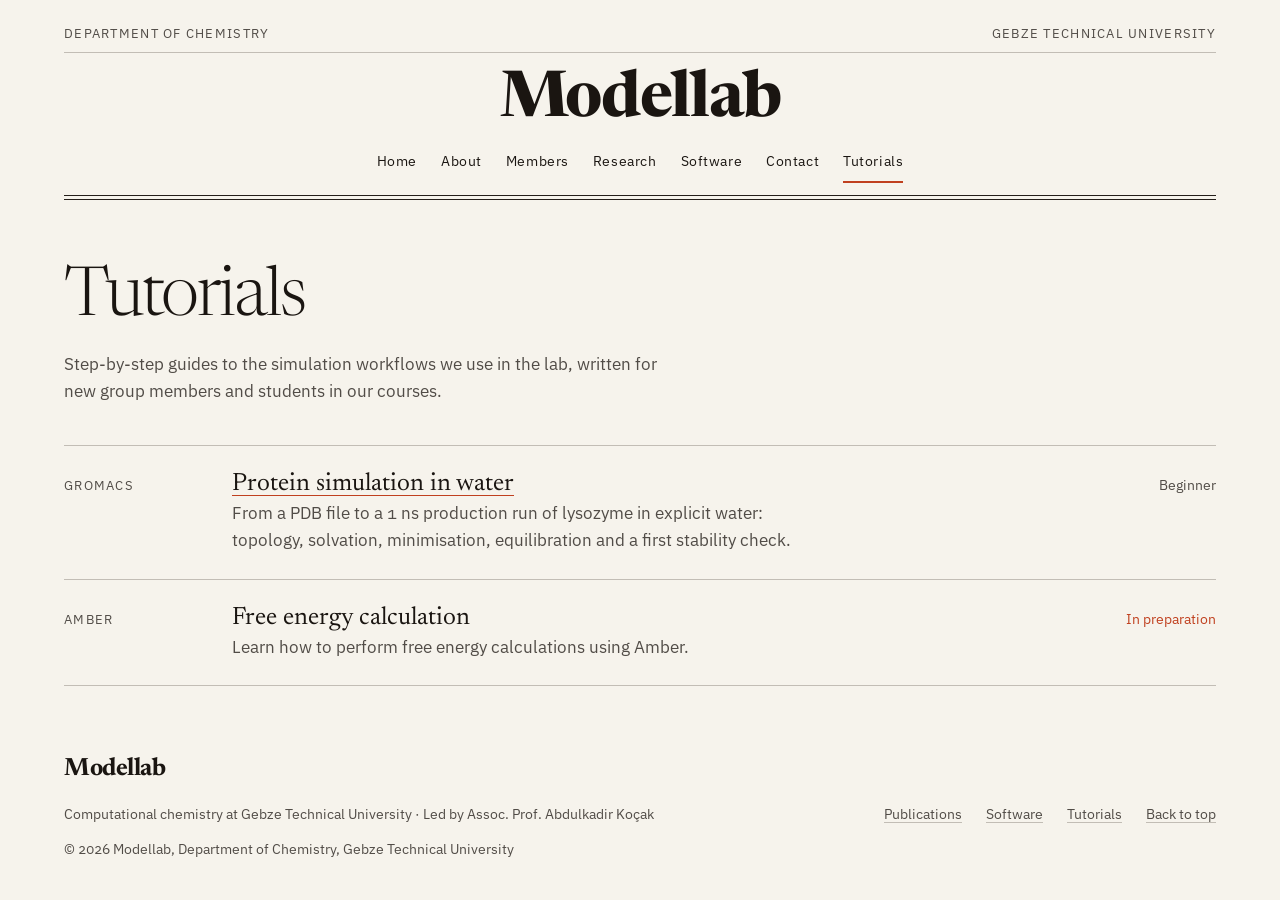
<file: tutorials.html>
<!doctype html>
<html lang="en">
<head>
  <meta charset="utf-8">
  <meta name="viewport" content="width=device-width, initial-scale=1">
  <meta name="robots" content="noindex, nofollow"><!-- preview only: remove at launch -->
  <title>Tutorials · Modellab</title>
  <meta name="description" content="Simulation tutorials from Modellab, Gebze Technical University.">
  <link rel="preconnect" href="https://fonts.googleapis.com">
  <link rel="preconnect" href="https://fonts.gstatic.com" crossorigin>
  <link rel="stylesheet" href="https://fonts.googleapis.com/css2?family=IBM+Plex+Sans:ital,wght@0,400;0,600;1,400&family=Newsreader:opsz,wght@6..72,300;6..72,400;6..72,500;6..72,700&display=swap">
  <link rel="stylesheet" href="css/site.css">
</head>
<body>
<a class="skip" href="#main">Skip to content</a>

<header class="mast wrap" id="top">
  <p class="mast-line"><span>Department of Chemistry</span><span>Gebze Technical University</span></p>
  <p class="mast-name"><a href="index.html">Modellab</a></p>
  <nav class="mast-nav" aria-label="Primary">
    <ul>
      <li><a href="index.html#home">Home</a></li>
      <li><a href="index.html#about">About</a></li>
      <li><a href="index.html#members">Members</a></li>
      <li><a href="index.html#research">Research</a></li>
      <li><a href="software.html">Software</a></li>
      <li><a href="index.html#contact">Contact</a></li>
      <li><a href="tutorials.html" aria-current="page">Tutorials</a></li>
    </ul>
  </nav>
  <hr class="mast-rule" aria-hidden="true">
</header>

<main id="main" class="wrap">
  <section class="page-head" aria-labelledby="tut-title">
    <h1 id="tut-title">Tutorials</h1>
    <p>Step-by-step guides to the simulation workflows we use in the lab, written for new group members and students in our courses.</p>
  </section>
  <ol class="tutorials">
    <li class="tutorial">
      <span class="tool">GROMACS</span>
      <div>
        <h2><a href="tutorial.html?t=gromacs-protein-simulation">Protein simulation in water</a></h2>
        <p>From a PDB file to a 1 ns production run of lysozyme in explicit water: topology, solvation, minimisation, equilibration and a first stability check.</p>
      </div>
      <span class="level">Beginner</span>
    </li>
    <li class="tutorial">
      <span class="tool">Amber</span>
      <div>
        <h2>Free energy calculation</h2>
        <p>Learn how to perform free energy calculations using Amber.</p>
      </div>
      <span class="status">In preparation</span>
    </li>
  </ol>
</main>

<footer class="wrap">
  <div class="foot">
    <p class="wordmark">Modellab</p>
    <div class="row">
      <p>Computational chemistry at Gebze Technical University · Led by Assoc. Prof. Abdulkadir Koçak</p>
      <p class="links"><a href="publications.html">Publications</a><a href="software.html">Software</a><a href="tutorials.html">Tutorials</a><a href="#top">Back to top</a></p>
    </div>
    <p class="row">© 2026 Modellab, Department of Chemistry, Gebze Technical University</p>
  </div>
</footer>
</body>
</html>
</file>
<file: css/site.css>
/* Hallmark · genre: editorial · macrostructure: Marquee Hero · theme: Newsprint-derived · enrichment: E-B hand-built SVG (free-energy profile) · nav: N6 · footer: Ft1
 * tone: editorial-technical · anchor hue: 35 (vermilion) on warm paper 85
 * Hallmark · pre-emit critique: P4 H4 E4 S5 R5 V4
 */
@import url("tokens.css");

*, *::before, *::after { box-sizing: border-box; }
html { overflow-x: clip; -webkit-text-size-adjust: 100%; scroll-behavior: smooth; }
body {
  overflow-x: clip;
  margin: 0;
  background: var(--color-paper);
  color: var(--color-ink);
  font-family: var(--font-body);
  font-size: var(--text-base);
  line-height: 1.6;
  font-variant-numeric: oldstyle-nums;
}
img { max-width: 100%; display: block; }
h1, h2, h3 { font-style: normal; margin: 0; }
p { margin: 0; }

a { color: inherit; text-decoration-line: underline; text-decoration-thickness: 1px; text-underline-offset: 0.2em; text-decoration-color: var(--color-rule); transition: text-decoration-color var(--dur-short) var(--ease-out), color var(--dur-short) var(--ease-out); }
a:hover { text-decoration-color: var(--color-accent); }
a:focus-visible { outline: 2px solid var(--color-focus); outline-offset: 3px; border-radius: var(--radius-sm); }
.muted { color: var(--color-muted); }

.wrap { width: 100%; max-width: var(--page-max); margin-inline: auto; padding-inline: var(--page-gutter); }
.skip { position: absolute; left: var(--space-md); top: -3rem; background: var(--color-ink); color: var(--color-paper); padding: var(--space-xs) var(--space-md); z-index: var(--z-sticky); }
.skip:focus { top: var(--space-md); }

/* N6 · Newspaper masthead */
.mast { padding-top: var(--space-lg); text-align: center; }
.mast-line { font-size: var(--text-xs); letter-spacing: 0.1em; text-transform: uppercase; color: var(--color-muted); display: flex; justify-content: space-between; gap: var(--space-md); flex-wrap: wrap; border-bottom: var(--rule-hair) solid var(--color-rule); padding-bottom: var(--space-xs); font-variant-numeric: lining-nums; }
.mast-name { font-family: var(--font-display); font-weight: 700; font-size: clamp(2.5rem, 6vw, 4rem); letter-spacing: -0.02em; line-height: 1; margin-block: var(--space-md) var(--space-xs); }
.mast-name a { text-decoration: none; }
.mast-nav ul { list-style: none; margin: 0; padding: 0; display: flex; justify-content: center; flex-wrap: wrap; column-gap: var(--space-lg); row-gap: var(--space-2xs); }
.mast-nav a { white-space: nowrap; text-decoration: none; font-size: var(--text-sm); letter-spacing: 0.04em; padding-block: var(--space-xs); display: inline-block; border-bottom: 2px solid transparent; transition: border-color var(--dur-short) var(--ease-out); }
.mast-nav a:hover { border-bottom-color: var(--color-rule); }
.mast-nav a[aria-current="page"] { border-bottom-color: var(--color-accent); }
.mast-rule { border: 0; border-top: var(--rule-hair) solid var(--color-rule-strong); border-bottom: var(--rule-hair) solid var(--color-rule-strong); height: 5px; margin: var(--space-sm) 0 0; }

/* Marquee hero */
.marquee { padding-block: var(--space-xl) var(--space-lg); display: grid; grid-template-columns: minmax(0, 1fr); gap: var(--space-xl); align-items: center; }
@media (min-width: 900px) { .marquee { grid-template-columns: minmax(0, 1.05fr) minmax(0, 1fr); gap: var(--space-2xl); } }
.marquee-text { display: grid; gap: var(--space-lg); min-width: 0; }
.viewer { margin: 0; display: grid; gap: var(--space-xs); min-width: 0; }
.viewer-canvas { position: relative; width: 100%; aspect-ratio: 4 / 3; max-height: 24rem; cursor: grab; touch-action: pan-y; opacity: 0; transition: opacity var(--dur-long) var(--ease-out); }
.viewer-canvas:active { cursor: grabbing; }
.viewer-canvas.is-ready { opacity: 1; }
.viewer-canvas.is-failed { display: none; }
.viewer figcaption { font-size: var(--text-xs); color: var(--color-muted); border-top: var(--rule-hair) solid var(--color-rule); padding-top: var(--space-xs); display: flex; flex-wrap: wrap; justify-content: space-between; gap: var(--space-xs); }
.viewer .hint { white-space: nowrap; color: var(--color-accent); }
.marquee h1 { font-family: var(--font-display); font-weight: 300; font-size: var(--text-display); line-height: 1.02; letter-spacing: -0.035em; max-width: 12ch; overflow-wrap: anywhere; min-width: 0; }
.marquee h1 .mark { color: var(--color-accent); font-weight: 500; }
.marquee .lead { max-width: 42ch; font-size: var(--text-md); line-height: 1.5; color: var(--color-muted); }
.rule-thick { border: 0; border-top: var(--rule-thick) solid var(--color-rule-strong); margin: 0; }

@media (prefers-reduced-motion: no-preference) {
  .marquee h1, .marquee .lead { animation: rise var(--dur-long) var(--ease-out) both; }
  .marquee .lead { animation-delay: 140ms; }
  @keyframes rise { from { opacity: 0; transform: translateY(14px); } to { opacity: 1; transform: none; } }
}

/* Sections */
.section { position: relative; padding-block: var(--space-2xl) var(--space-2xl); }
.section::after { content: ""; position: absolute; left: var(--page-gutter); right: var(--page-gutter); bottom: 0; border-top: var(--rule-hair) solid var(--color-rule); }
.section--tight { padding-block: var(--space-xl) var(--space-2xl); }
.section-head { display: grid; gap: var(--space-sm); margin-bottom: var(--space-lg); max-width: 60ch; }

/* Updates */
.updates { list-style: none; margin: 0; padding: 0; display: grid; grid-template-columns: minmax(0, 1fr); gap: 0 var(--space-xl); }
@media (min-width: 720px) { .updates { grid-template-columns: repeat(2, minmax(0, 1fr)); } }
@media (min-width: 1100px) { .updates { grid-template-columns: repeat(4, minmax(0, 1fr)); } }
.updates li { display: grid; gap: var(--space-xs); align-content: start; padding-block: var(--space-md); border-top: var(--rule-thick) solid var(--color-rule-strong); }
.updates li:first-child { border-top-color: var(--color-accent); }
.updates time { font-size: var(--text-xs); letter-spacing: 0.08em; text-transform: uppercase; color: var(--color-muted); font-variant-numeric: lining-nums; }
.updates p { font-family: var(--font-display); font-size: var(--text-md); line-height: 1.35; }

/* Focus-area glyphs */
.glyph { display: block; width: 2.75rem; height: 2.75rem; margin-bottom: var(--space-sm); fill: none; stroke: currentColor; stroke-width: 1.5; stroke-linecap: round; stroke-linejoin: round; }
.glyph circle { fill: var(--color-paper); }
.glyph .faint { stroke: var(--color-neutral); stroke-width: 1; }
.glyph .dot { fill: var(--color-accent); stroke: var(--color-accent); }
.glyph .accent-line { stroke: var(--color-accent); }
.section-head h2 { font-family: var(--font-display); font-weight: 400; font-size: var(--text-xl); line-height: 1.1; letter-spacing: -0.02em; overflow-wrap: anywhere; min-width: 0; }
.section-head p { color: var(--color-muted); }
h3 { font-family: var(--font-body); font-weight: 600; font-size: var(--text-base); line-height: 1.35; }

/* About — two unequal columns */
.about { display: grid; grid-template-columns: minmax(0, 1fr); gap: var(--space-xl); }
.about-text { display: grid; gap: var(--space-md); max-width: 62ch; font-size: var(--text-md); line-height: 1.55; }
.about-facts { display: grid; gap: var(--space-md); align-content: start; margin: 0; font-size: var(--text-sm); }
.about-facts div { border-top: var(--rule-hair) solid var(--color-rule); padding-top: var(--space-xs); }
.about-facts dt { color: var(--color-muted); }
.about-facts dd { margin: 0; }
@media (min-width: 860px) { .about { grid-template-columns: minmax(0, 2.2fr) minmax(0, 1fr); gap: var(--space-3xl); } }

/* Members */
.pi { display: grid; grid-template-columns: minmax(0, 1fr); gap: var(--space-lg); padding-bottom: var(--space-2xl); margin-bottom: var(--space-2xl); border-bottom: var(--rule-hair) solid var(--color-rule); }
.pi-portrait { aspect-ratio: 4 / 5; width: min(100%, 13rem); background: var(--color-paper-2); border: var(--rule-hair) solid var(--color-rule); display: grid; place-items: center; overflow: hidden; }
.pi-portrait img { width: 100%; height: 100%; object-fit: cover; }
.pi-portrait .initials { font-family: var(--font-display); font-weight: 300; font-size: 4.5rem; letter-spacing: -0.04em; color: var(--color-neutral); }
.pi-body { display: grid; gap: var(--space-sm); align-content: end; max-width: 56ch; }
.pi-body h3 { font-family: var(--font-display); font-weight: 400; font-size: var(--text-lg); letter-spacing: -0.01em; }
.pi-role { color: var(--color-accent); font-size: var(--text-sm); letter-spacing: 0.04em; }
.pi-links { display: flex; flex-wrap: wrap; gap: var(--space-lg); font-size: var(--text-sm); }
.pi-links a { white-space: nowrap; }
@media (min-width: 720px) { .pi { grid-template-columns: 13rem minmax(0, 1fr); gap: var(--space-xl); } }
@media (min-width: 1100px) { .pi { grid-template-columns: 13rem minmax(0, 1fr) auto; align-items: end; } }
.pi-stats { margin: 0; align-self: end; }
.pi-stats dd a { text-decoration-color: var(--color-accent); }

.members { list-style: none; margin: 0; padding: 0; display: grid; grid-template-columns: repeat(2, minmax(0, 1fr)); gap: var(--space-xl) var(--space-lg); }
@media (min-width: 720px) { .members { grid-template-columns: repeat(3, minmax(0, 1fr)); } }
@media (min-width: 1100px) { .members { grid-template-columns: repeat(6, minmax(0, 1fr)); gap: var(--space-xl) var(--space-md); } }
.member figure { margin: 0; display: grid; gap: var(--space-sm); }
.member img { aspect-ratio: 4 / 5; width: 100%; height: auto; object-fit: cover; object-position: 50% 30%; background: var(--color-paper-2); filter: grayscale(0.15); }
.member figcaption { display: grid; gap: var(--space-3xs); }
.member .name { font-weight: 600; line-height: 1.3; }
.member .role { font-size: var(--text-sm); color: var(--color-muted); }

/* Research — focus areas */
.research { display: grid; grid-template-columns: minmax(0, 1fr); gap: var(--space-2xl); }
@media (min-width: 960px) { .research { grid-template-columns: minmax(0, 1fr) minmax(0, 1.35fr); gap: var(--space-3xl); } }
.profile { margin: 0; display: grid; gap: var(--space-sm); align-content: start; }
.profile svg { width: 100%; height: auto; color: var(--color-ink); }
.profile svg .accent { stroke: var(--color-accent); fill: var(--color-accent); }
.profile svg .axis { stroke: var(--color-rule-strong); }
.profile svg .grid { stroke: var(--color-rule); }
.profile svg text { fill: var(--color-muted); font-family: var(--font-body); font-size: 13px; }
.profile figcaption { font-size: var(--text-sm); color: var(--color-muted); max-width: 48ch; }
.focus { margin: 0; display: grid; }
.focus > div { display: grid; grid-template-columns: minmax(0, 1fr); gap: var(--space-xs); padding-block: var(--space-lg); border-top: var(--rule-hair) solid var(--color-rule); }
.focus > div:last-child { border-bottom: var(--rule-hair) solid var(--color-rule); }
.focus dt { font-family: var(--font-display); font-size: var(--text-lg); line-height: 1.15; letter-spacing: -0.01em; }
.focus dd { margin: 0; color: var(--color-muted); max-width: 58ch; }
@media (min-width: 640px) { .focus > div { grid-template-columns: 13rem minmax(0, 1fr); gap: var(--space-lg); } }

/* Publications list (shared by home + publications page) */
.pubs { list-style: none; margin: 0; padding: 0; }
.pub { display: grid; grid-template-columns: 3.5rem minmax(0, 1fr); gap: var(--space-md); padding-block: var(--space-md); border-top: var(--rule-hair) solid var(--color-rule); }
.pub:last-child { border-bottom: var(--rule-hair) solid var(--color-rule); }
.pub .year { font-variant-numeric: lining-nums tabular-nums; color: var(--color-muted); font-size: var(--text-sm); padding-top: 0.2em; }
.pub .title { font-family: var(--font-display); font-size: var(--text-md); line-height: 1.3; }
.pub .title a { text-decoration-color: transparent; }
.pub .title a:hover { text-decoration-color: var(--color-accent); }
.pub .authors, .pub .venue { font-size: var(--text-sm); color: var(--color-muted); }
.pub .venue { font-style: italic; }
.pub b { color: var(--color-ink); font-weight: 600; }
.pub-body { display: grid; gap: var(--space-2xs); max-width: 70ch; }
.subhead { font-family: var(--font-display); font-weight: 400; font-size: var(--text-lg); margin: var(--space-2xl) 0 var(--space-md); }
.more { display: flex; flex-wrap: wrap; gap: var(--space-lg); margin-top: var(--space-lg); font-size: var(--text-sm); }
.more a { white-space: nowrap; }
.more a.primary { text-decoration-color: var(--color-accent); text-decoration-thickness: 2px; }
.stats { display: flex; flex-wrap: wrap; gap: var(--space-xl); margin: 0 0 var(--space-xl); font-variant-numeric: lining-nums tabular-nums; }
.stats div { display: grid; }
.stats dt { font-size: var(--text-xs); letter-spacing: 0.08em; text-transform: uppercase; color: var(--color-muted); }
.stats dd { margin: 0; font-family: var(--font-display); font-size: var(--text-xl); line-height: 1.1; }

/* Contact */
.contact { display: grid; grid-template-columns: minmax(0, 1fr); gap: var(--space-xl); }
@media (min-width: 860px) { .contact { grid-template-columns: minmax(0, 1.4fr) minmax(0, 1fr); } }
.contact-mail { font-family: var(--font-display); font-size: clamp(1.6rem, 3.5vw + 0.5rem, 3rem); line-height: 1.1; letter-spacing: -0.02em; overflow-wrap: anywhere; min-width: 0; }
.contact-mail a { text-decoration-color: var(--color-accent); text-decoration-thickness: 2px; }
.contact address { font-style: normal; display: grid; gap: var(--space-2xs); font-variant-numeric: lining-nums; }

/* Tutorials */
.tutorials { list-style: none; margin: 0; padding: 0; }
.tutorial { display: grid; grid-template-columns: minmax(0, 1fr); gap: var(--space-xs); padding-block: var(--space-lg); border-top: var(--rule-hair) solid var(--color-rule); }
.tutorial:last-child { border-bottom: var(--rule-hair) solid var(--color-rule); }
.tutorial .tool { font-size: var(--text-xs); letter-spacing: 0.1em; text-transform: uppercase; color: var(--color-muted); }
.tutorial h2 { font-family: var(--font-display); font-weight: 400; font-size: var(--text-lg); line-height: 1.2; }
.tutorial p { color: var(--color-muted); max-width: 60ch; }
.status { font-size: var(--text-sm); color: var(--color-accent); }
@media (min-width: 720px) { .tutorial { grid-template-columns: 9rem minmax(0, 1fr) auto; gap: var(--space-lg); align-items: baseline; } }

.page-head { padding-block: var(--space-2xl) var(--space-xl); }
.page-head h1 { font-family: var(--font-display); font-weight: 300; font-size: clamp(2.5rem, 5vw + 1rem, 4.25rem); line-height: 1.05; letter-spacing: -0.03em; overflow-wrap: anywhere; min-width: 0; }
.page-head p { margin-top: var(--space-md); max-width: 60ch; color: var(--color-muted); }

/* Ft1 · Mast-headed footer */
.foot { padding-block: var(--space-2xl) var(--space-xl); display: grid; gap: var(--space-sm); }
.foot .wordmark { font-family: var(--font-display); font-weight: 700; font-size: var(--text-lg); letter-spacing: -0.02em; }
.foot .row { display: flex; flex-wrap: wrap; justify-content: space-between; gap: var(--space-md); font-size: var(--text-sm); color: var(--color-muted); }
.foot .links { display: flex; flex-wrap: wrap; gap: var(--space-lg); }
.foot .links a { white-space: nowrap; }
.subhead--first { margin-top: 0; }
.pub b { white-space: nowrap; }
@media (max-width: 520px) { .mast-line { justify-content: center; text-align: center; } }

/* Member cohorts + alumni rosters */
.cohorts { display: grid; grid-template-columns: minmax(0, 1fr); gap: var(--space-2xl) var(--space-lg); }
.cohort { display: grid; gap: var(--space-md); align-content: start; min-width: 0; }
.cohort-title { font-family: var(--font-display); font-weight: 400; font-size: var(--text-lg); line-height: 1.2; display: flex; align-items: baseline; gap: var(--space-xs); padding-bottom: var(--space-xs); border-bottom: var(--rule-hair) solid var(--color-rule); }
.cohort-title .count { font-family: var(--font-body); font-size: var(--text-xs); color: var(--color-muted); font-variant-numeric: lining-nums tabular-nums; }
.cohort .members { grid-template-columns: repeat(2, minmax(0, 1fr)); }
@media (min-width: 720px) {
  .cohorts { grid-template-columns: repeat(2, minmax(0, 1fr)); }
  .cohort--wide { grid-column: 1 / -1; }
  .cohort:not(.cohort--wide) .members { grid-template-columns: minmax(0, 1fr); max-width: 15rem; }
  .cohort--wide .members { grid-template-columns: repeat(4, minmax(0, 1fr)); }
}
@media (min-width: 1100px) {
  .cohorts { grid-template-columns: minmax(0, 1fr) minmax(0, 1fr) minmax(0, 4.27fr); }
  .cohort--wide { grid-column: auto; }
  .cohort:not(.cohort--wide) .members { max-width: none; }
}

.alumni { display: grid; grid-template-columns: minmax(0, 1fr); gap: var(--space-2xl); margin-top: var(--space-2xl); }
@media (min-width: 900px) { .alumni { grid-template-columns: minmax(0, 1.2fr) minmax(0, 1fr); } }
.roster-block { display: grid; gap: var(--space-sm); align-content: start; min-width: 0; overflow-x: auto; }
.roster { width: 100%; border-collapse: collapse; font-size: var(--text-sm); font-variant-numeric: lining-nums tabular-nums; }
.roster th { text-align: left; font-weight: 400; font-size: var(--text-xs); letter-spacing: 0.08em; text-transform: uppercase; color: var(--color-muted); padding: var(--space-xs) var(--space-sm) var(--space-xs) 0; }
.roster td { padding: var(--space-sm) var(--space-sm) var(--space-sm) 0; border-top: var(--rule-hair) solid var(--color-rule); vertical-align: top; }
.roster tr:last-child td { border-bottom: var(--rule-hair) solid var(--color-rule); }
.roster .placeholder td { color: var(--color-neutral); font-style: italic; }

/* Tutorials list: linked titles + level */
.tutorial h2 a { text-decoration-color: var(--color-accent); }
.level { font-size: var(--text-sm); color: var(--color-muted); white-space: nowrap; }

/* Tutorial page (rendered from Markdown) */
.crumb { font-size: var(--text-sm); }
.crumb a::before { content: "← "; }
.tut-meta { display: flex; flex-wrap: wrap; gap: var(--space-2xs) var(--space-lg); font-size: var(--text-sm); color: var(--color-muted); }
.tut-meta span { white-space: nowrap; }
.tut-head { display: grid; gap: var(--space-sm); }
.tut-head p { margin-top: 0; }
.tut-layout { display: grid; grid-template-columns: minmax(0, 1fr); gap: var(--space-xl); padding-bottom: var(--space-3xl); border-top: var(--rule-thick) solid var(--color-rule-strong); padding-top: var(--space-xl); }
@media (min-width: 1000px) { .tut-layout { grid-template-columns: 14rem minmax(0, 1fr); gap: var(--space-3xl); } }
.toc { font-size: var(--text-sm); }
.toc:empty { display: none; }
@media (min-width: 1000px) { .toc { position: sticky; top: var(--space-lg); align-self: start; } }
.toc-title { color: var(--color-muted); margin-bottom: var(--space-xs); }
.toc ol { list-style: none; margin: 0; padding: 0; display: grid; gap: var(--space-2xs); }
.toc a { text-decoration-color: transparent; }
.toc a:hover { text-decoration-color: var(--color-accent); }

.prose { max-width: 70ch; min-width: 0; display: grid; gap: var(--space-md); }
.prose > * { margin: 0; }
.prose h2 { font-family: var(--font-display); font-weight: 400; font-size: var(--text-xl); line-height: 1.15; letter-spacing: -0.015em; margin-top: var(--space-xl); scroll-margin-top: var(--space-lg); }
.prose h3 { margin-top: var(--space-md); }
.prose ul, .prose ol { padding-left: var(--space-lg); display: grid; gap: var(--space-2xs); }
.prose code { font-family: var(--font-mono); font-size: 0.88em; background: var(--color-paper-2); padding: 0.1em 0.3em; border-radius: var(--radius-sm); }
.prose pre { position: relative; margin: 0; padding: var(--space-md); padding-right: var(--space-2xl); background: var(--color-paper-2); border-top: var(--rule-hair) solid var(--color-rule); border-bottom: var(--rule-hair) solid var(--color-rule); overflow-x: auto; line-height: 1.5; }
.prose pre code { background: none; padding: 0; font-size: var(--text-sm); white-space: pre; }
.prose blockquote { margin: 0; padding: var(--space-sm) var(--space-md); border: var(--rule-hair) solid var(--color-rule); background: var(--color-paper-2); }
.prose blockquote p { margin: 0; }
.prose table { width: 100%; border-collapse: collapse; font-size: var(--text-sm); display: block; overflow-x: auto; }
.prose th { text-align: left; font-weight: 600; padding: var(--space-xs) var(--space-md) var(--space-xs) 0; border-bottom: var(--rule-hair) solid var(--color-rule-strong); }
.prose td { padding: var(--space-xs) var(--space-md) var(--space-xs) 0; border-bottom: var(--rule-hair) solid var(--color-rule); vertical-align: top; }
.prose img { border: var(--rule-hair) solid var(--color-rule); }

.copy { position: absolute; top: var(--space-xs); right: var(--space-xs); font: inherit; font-family: var(--font-body); font-size: var(--text-xs); color: var(--color-muted); background: var(--color-paper); border: var(--rule-hair) solid var(--color-rule); border-radius: var(--radius-sm); padding: var(--space-3xs) var(--space-xs); cursor: pointer; white-space: nowrap; transition: color var(--dur-short) var(--ease-out), border-color var(--dur-short) var(--ease-out); }
.copy:hover { color: var(--color-ink); border-color: var(--color-neutral); }
.copy:active { transform: translateY(1px); }
.copy:focus-visible { outline: 2px solid var(--color-focus); outline-offset: 2px; }

/* Research: focus-area cards with figures from the lab's open-access papers */
.focus-grid { display: grid; grid-template-columns: minmax(0, 1fr); gap: var(--space-2xl) var(--space-xl); margin-bottom: var(--space-2xl); }
@media (min-width: 860px) { .focus-grid { grid-template-columns: repeat(2, minmax(0, 1fr)); } }
.focus-card { display: grid; gap: var(--space-sm); align-content: start; min-width: 0; }
.focus-card h3 { font-family: var(--font-display); font-weight: 400; font-size: var(--text-lg); line-height: 1.2; margin-top: var(--space-xs); }
.focus-card p { color: var(--color-muted); max-width: 60ch; }
.focus-fig { margin: 0; display: grid; gap: var(--space-xs); }
.focus-fig img, .focus-fig svg { width: 100%; height: auto; aspect-ratio: 12 / 5; object-fit: contain; background: var(--color-plate); border: var(--rule-hair) solid var(--color-rule); padding: var(--space-sm); }
.focus-fig--drawn svg { background: var(--color-paper-2); color: var(--color-ink); }
.focus-fig--drawn .axis { stroke: var(--color-rule-strong); stroke-width: 1.5; }
.focus-fig--drawn .accent { fill: var(--color-accent); }
.focus-fig--drawn text { fill: var(--color-muted); font-family: var(--font-body); font-size: 14px; }
.focus-fig figcaption { font-size: var(--text-xs); color: var(--color-muted); }

/* Join us */
.join { display: grid; gap: var(--space-lg); margin-bottom: var(--space-2xl); }
.join-lead { font-family: var(--font-display); font-size: var(--text-lg); line-height: 1.3; max-width: 40ch; }
.join-levels { margin: 0; display: grid; grid-template-columns: minmax(0, 1fr); gap: var(--space-lg); }
@media (min-width: 860px) { .join-levels { grid-template-columns: repeat(3, minmax(0, 1fr)); } }
.join-levels div { border-top: var(--rule-hair) solid var(--color-rule); padding-top: var(--space-sm); display: grid; gap: var(--space-2xs); }
.join-levels dt { font-weight: 600; }
.join-levels dd { margin: 0; color: var(--color-muted); }

/* Software page */
.software { list-style: none; margin: 0 0 var(--space-3xl); padding: 0; display: grid; }
.tool-entry { display: grid; grid-template-columns: minmax(0, 1fr); gap: var(--space-lg); padding-block: var(--space-xl); border-top: var(--rule-thick) solid var(--color-rule-strong); }
@media (min-width: 900px) { .tool-entry { grid-template-columns: minmax(0, 1fr) minmax(0, 1.2fr); gap: var(--space-2xl); } .tool-entry--plain .tool-body { grid-column: 2; } }
.tool-body { display: grid; gap: var(--space-sm); align-content: start; max-width: 62ch; }
.tool-body h2 { font-family: var(--font-display); font-weight: 400; font-size: var(--text-xl); line-height: 1.1; display: flex; flex-wrap: wrap; align-items: baseline; gap: var(--space-sm); }
.tool-alias { font-family: var(--font-body); font-size: var(--text-sm); color: var(--color-muted); }
.tool-body p { color: var(--color-muted); }
.tool-cite { font-size: var(--text-sm); }
.tool-links { display: flex; flex-wrap: wrap; gap: var(--space-lg); }
.tool-links a { white-space: nowrap; color: var(--color-ink); text-decoration-color: var(--color-accent); text-decoration-thickness: 2px; }
.tool-fig img { aspect-ratio: auto; }

/* Publications filter */
.pub-filter { display: grid; gap: var(--space-md); margin-bottom: var(--space-lg); }
.pub-search { display: grid; gap: var(--space-2xs); max-width: 28rem; font-size: var(--text-sm); color: var(--color-muted); }
.pub-search input { font: inherit; font-size: var(--text-base); color: var(--color-ink); background: var(--color-paper); border: var(--rule-hair) solid var(--color-neutral); border-radius: var(--radius-sm); padding: var(--space-xs) var(--space-sm); transition: border-color var(--dur-short) var(--ease-out); }
.pub-search input:hover { border-color: var(--color-ink); }
.pub-search input:focus-visible { outline: 2px solid var(--color-focus); outline-offset: 1px; }
.chips { border: 0; margin: 0; padding: 0; display: flex; flex-wrap: wrap; gap: var(--space-xs); }
.chips legend { font-size: var(--text-sm); color: var(--color-muted); padding: 0; margin-bottom: var(--space-2xs); width: 100%; }
.chip { font: inherit; font-size: var(--text-sm); color: var(--color-ink); background: transparent; border: var(--rule-hair) solid var(--color-rule); border-radius: 999px; padding: var(--space-2xs) var(--space-sm); cursor: pointer; white-space: nowrap; transition: border-color var(--dur-short) var(--ease-out), background-color var(--dur-short) var(--ease-out); }
.chip:hover { border-color: var(--color-neutral); }
.chip:active { transform: translateY(1px); }
.chip:focus-visible { outline: 2px solid var(--color-focus); outline-offset: 2px; }
.chip[aria-pressed="true"] { border-color: var(--color-ink); background: var(--color-ink); color: var(--color-paper); }
.pub-count { font-size: var(--text-sm); color: var(--color-muted); font-variant-numeric: lining-nums; }
.pub-tags { font-size: var(--text-xs); color: var(--color-neutral); }
.oa { color: var(--color-accent); margin-left: var(--space-xs); }
.pub[hidden] { display: none; }

.updates a { text-decoration-color: var(--color-rule); }
.updates a:hover { text-decoration-color: var(--color-accent); }
sup, sub { line-height: 0; }
</file>
